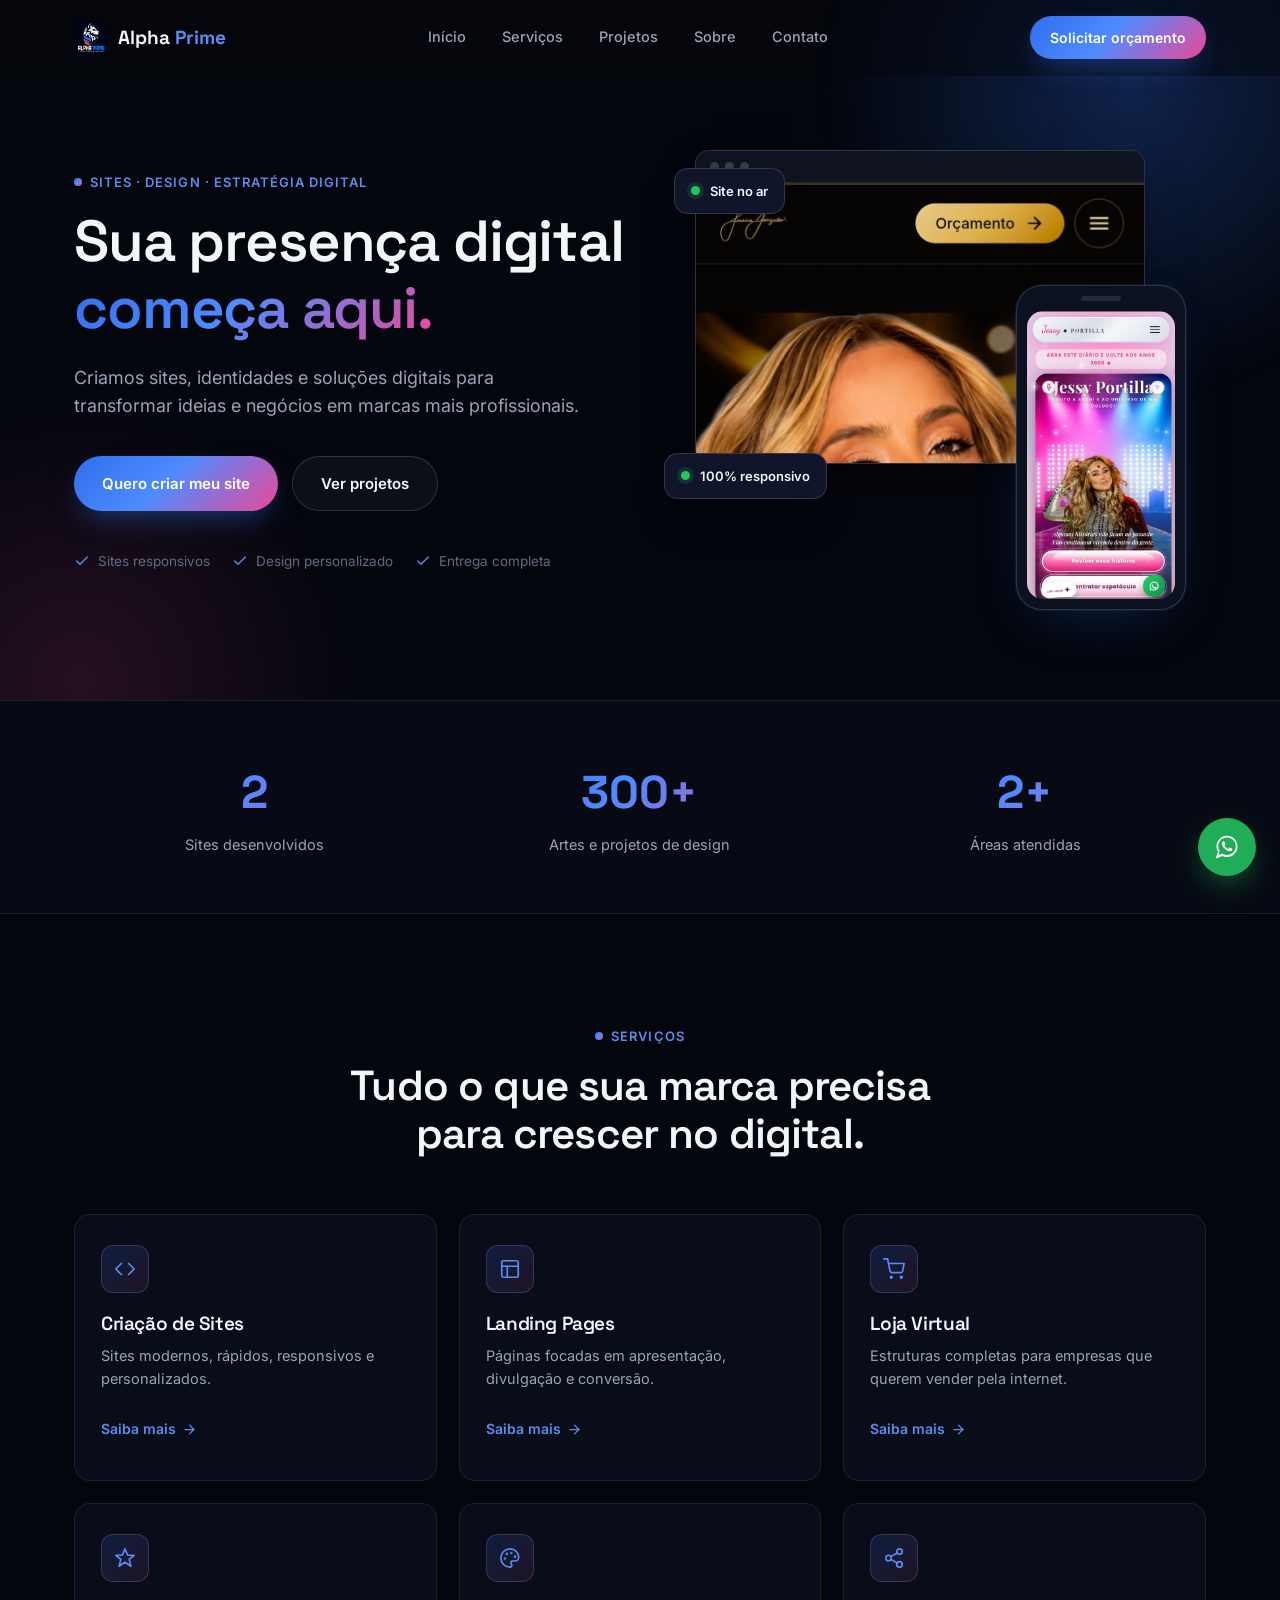
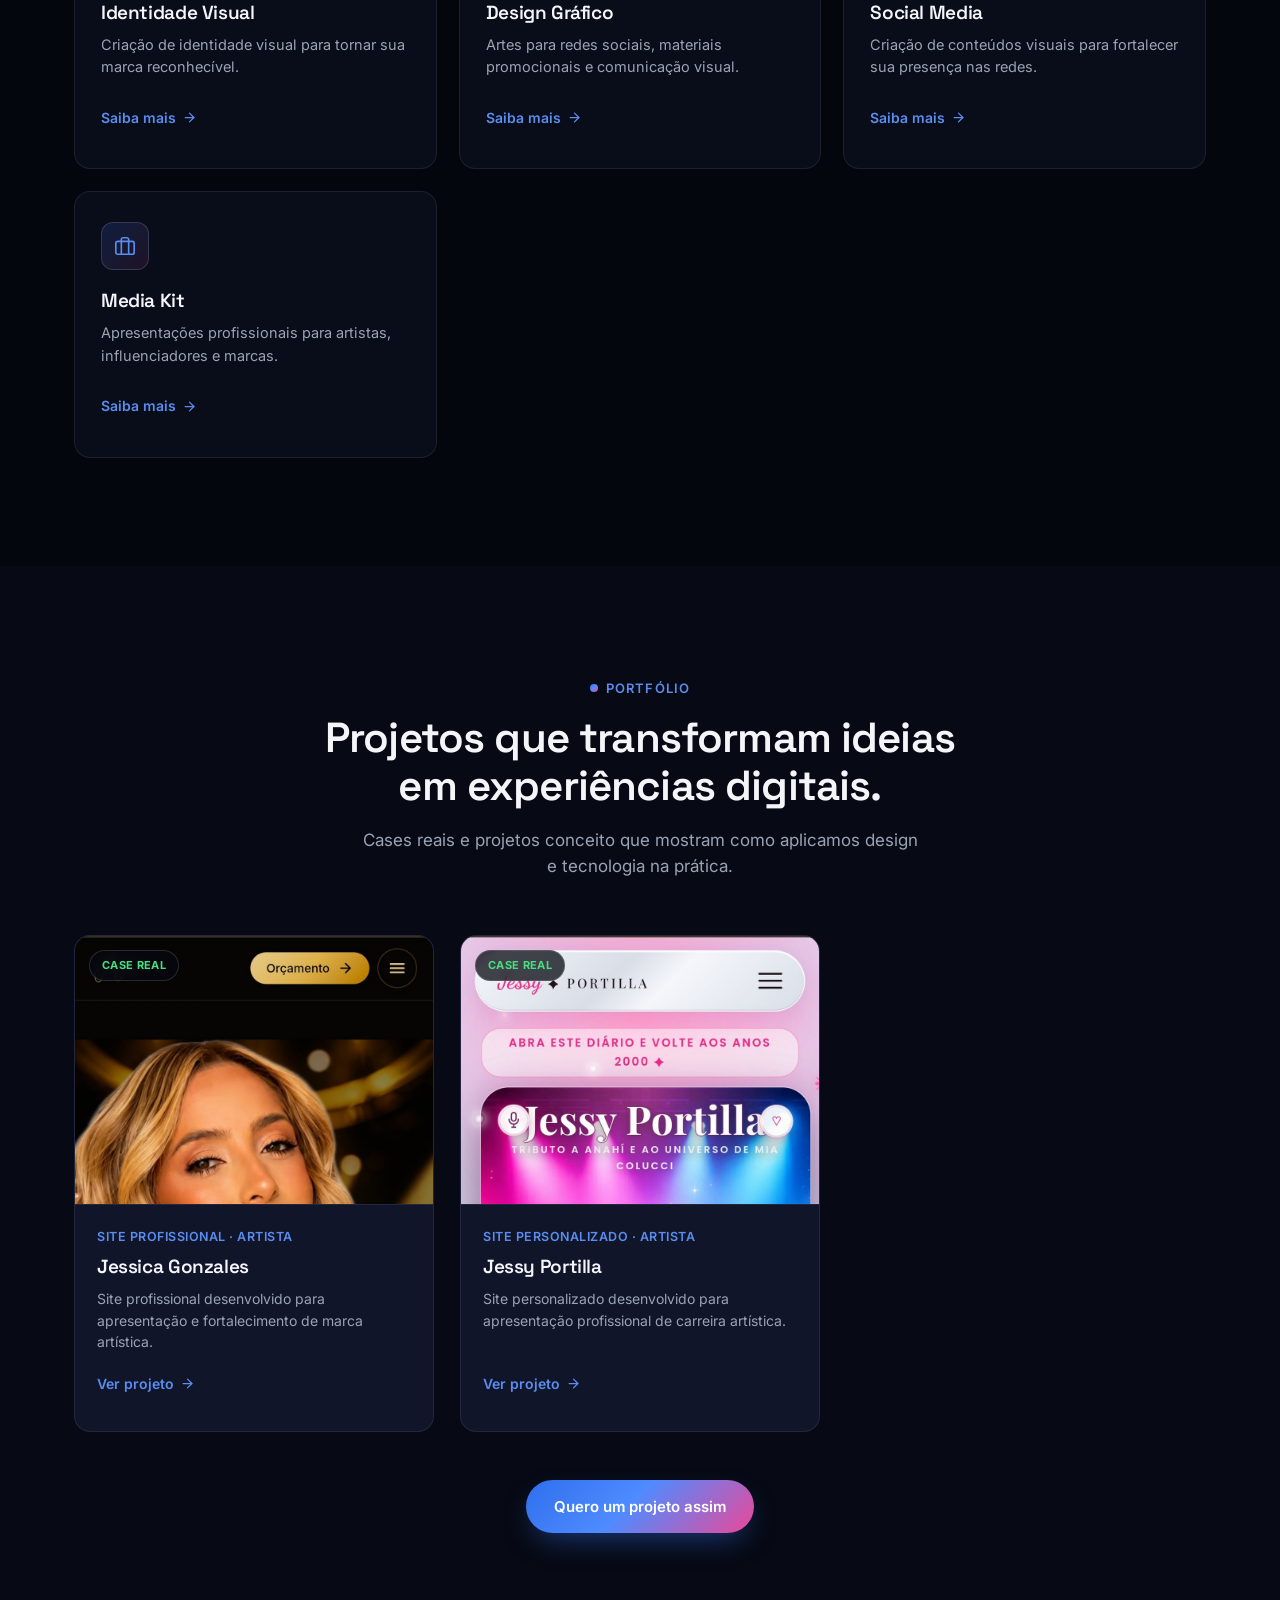
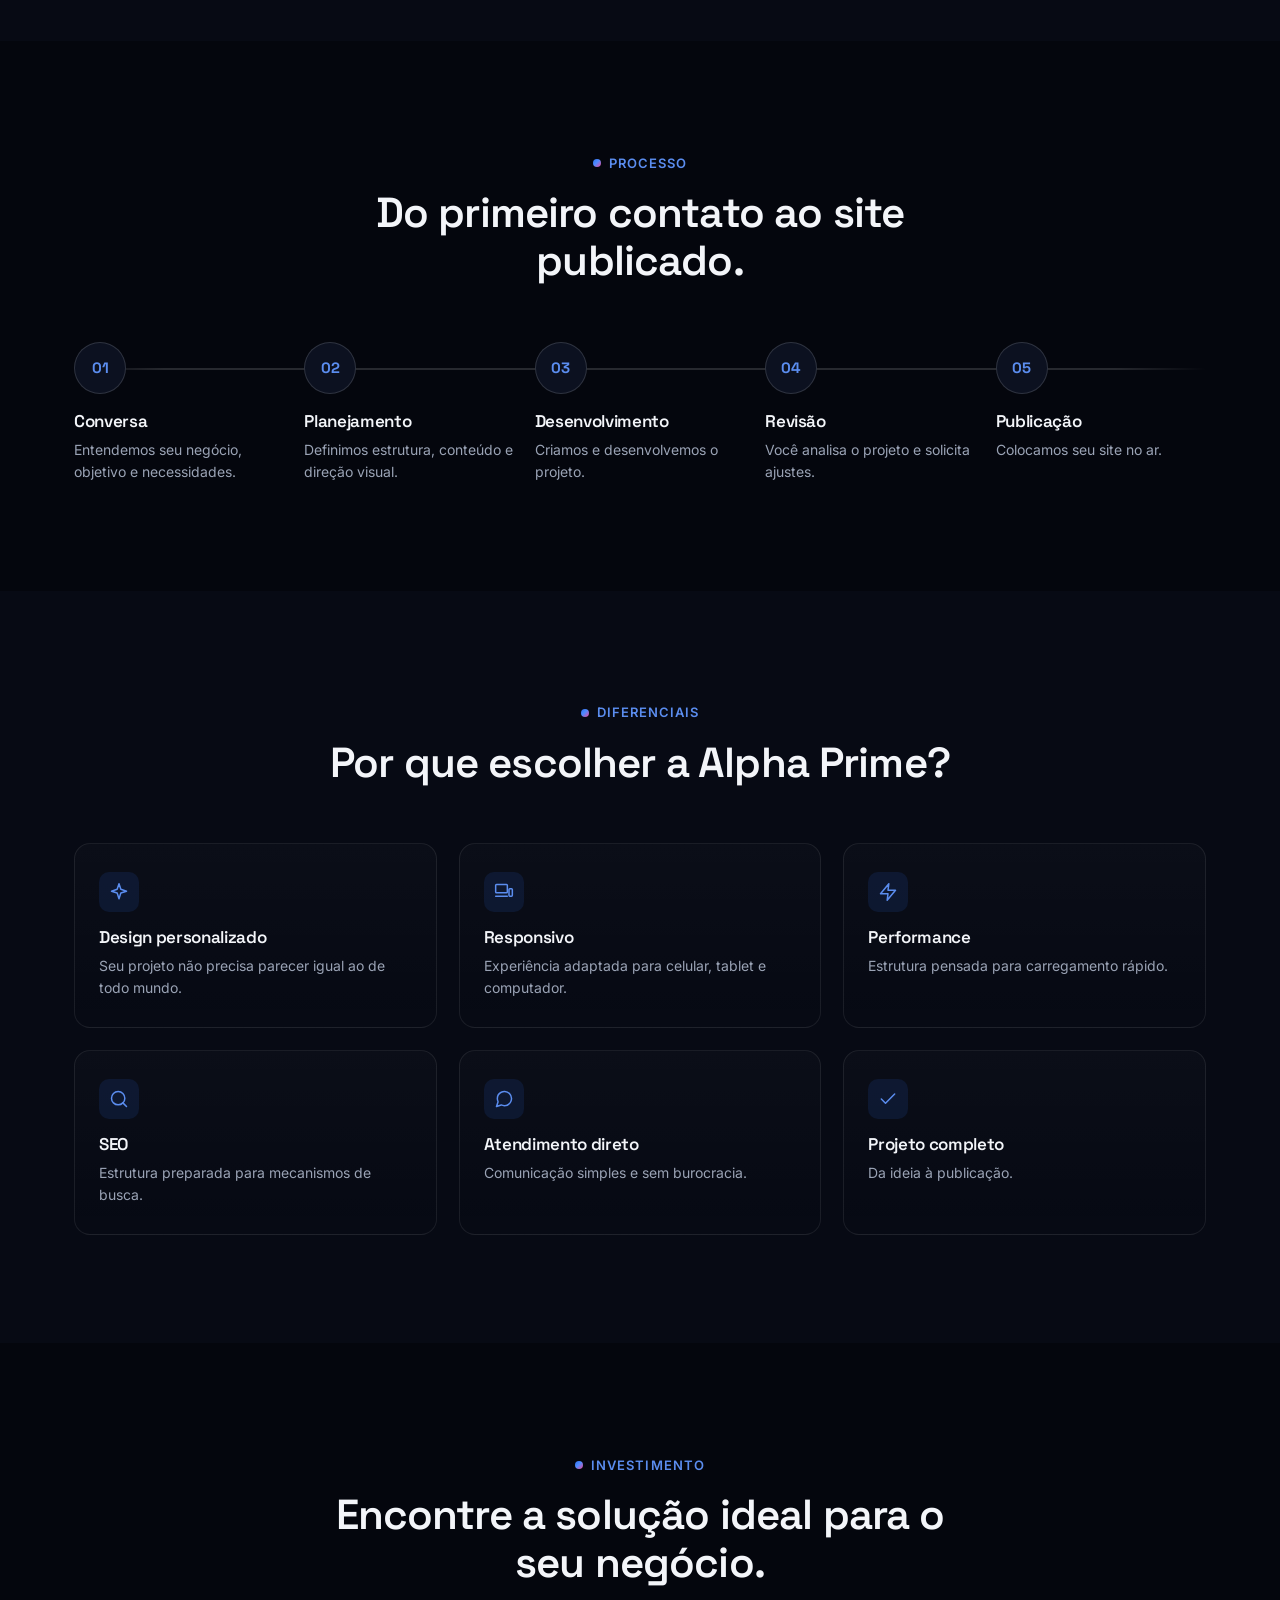
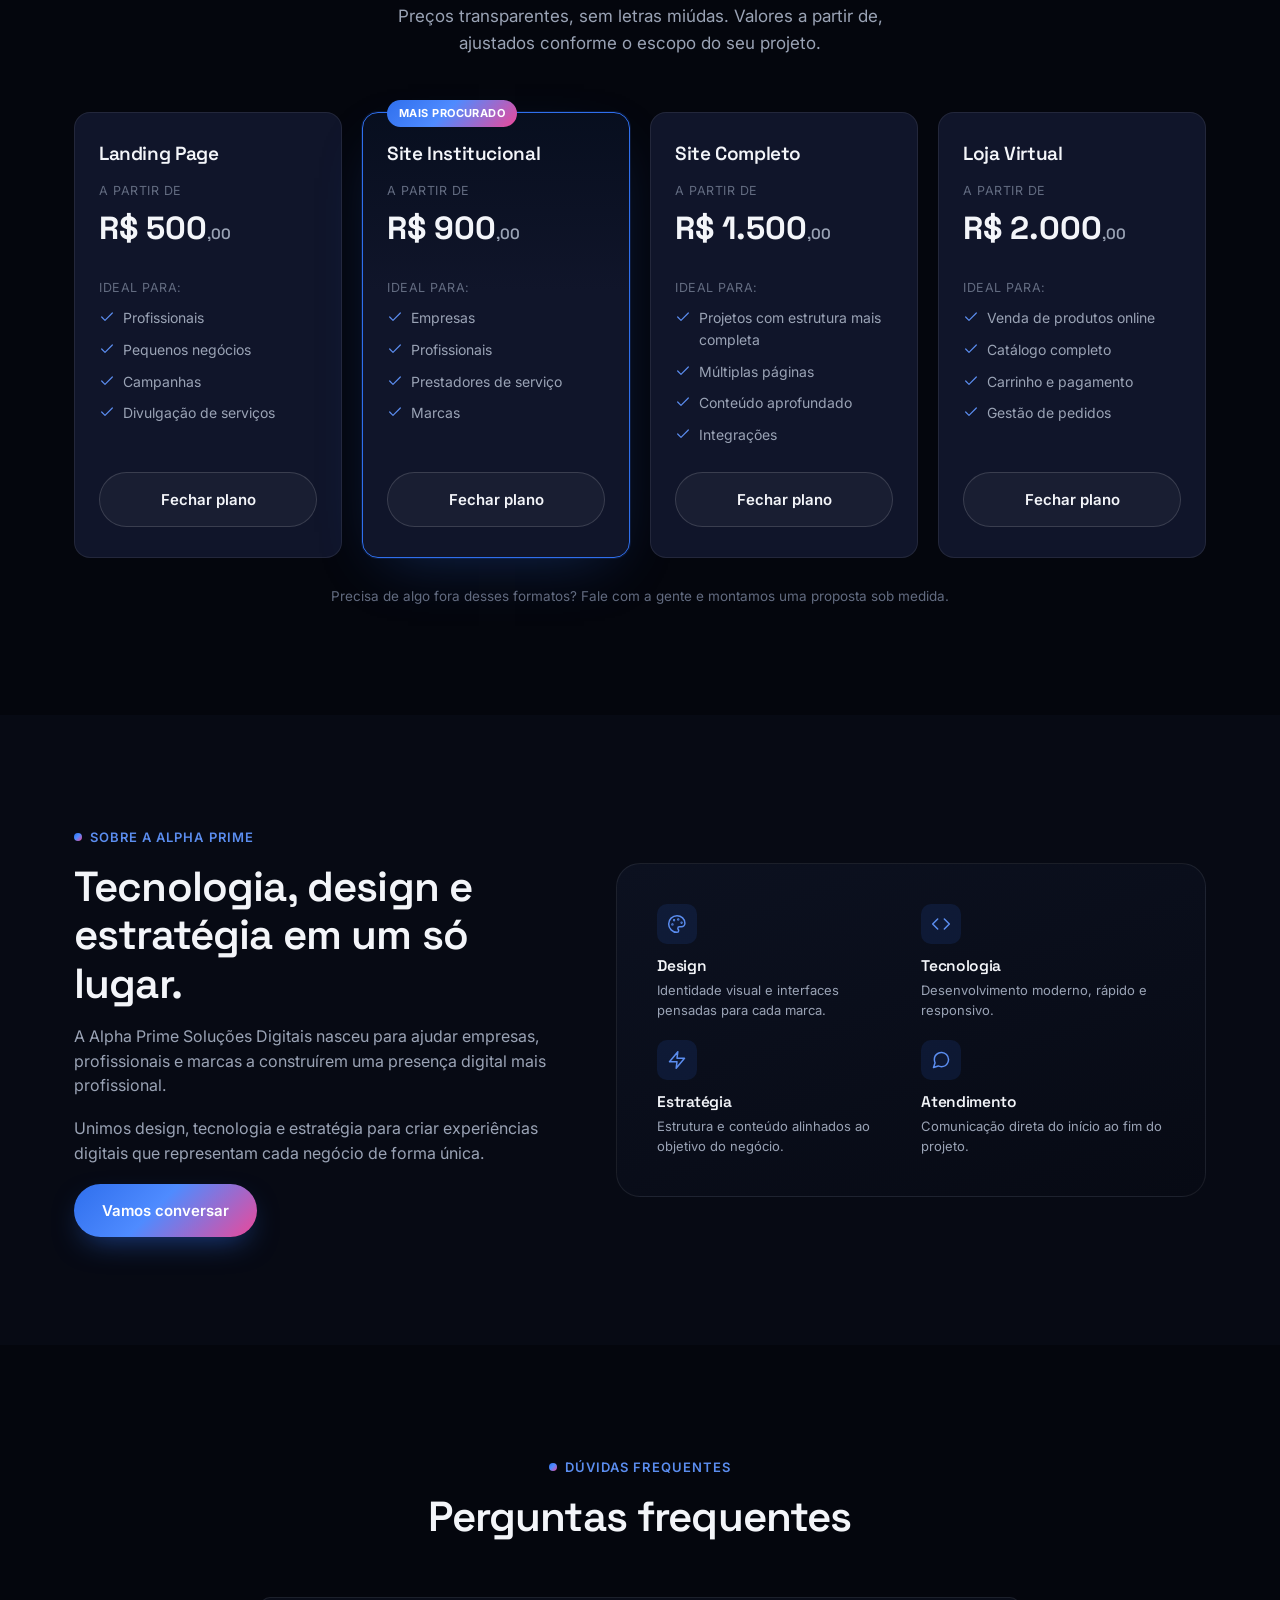
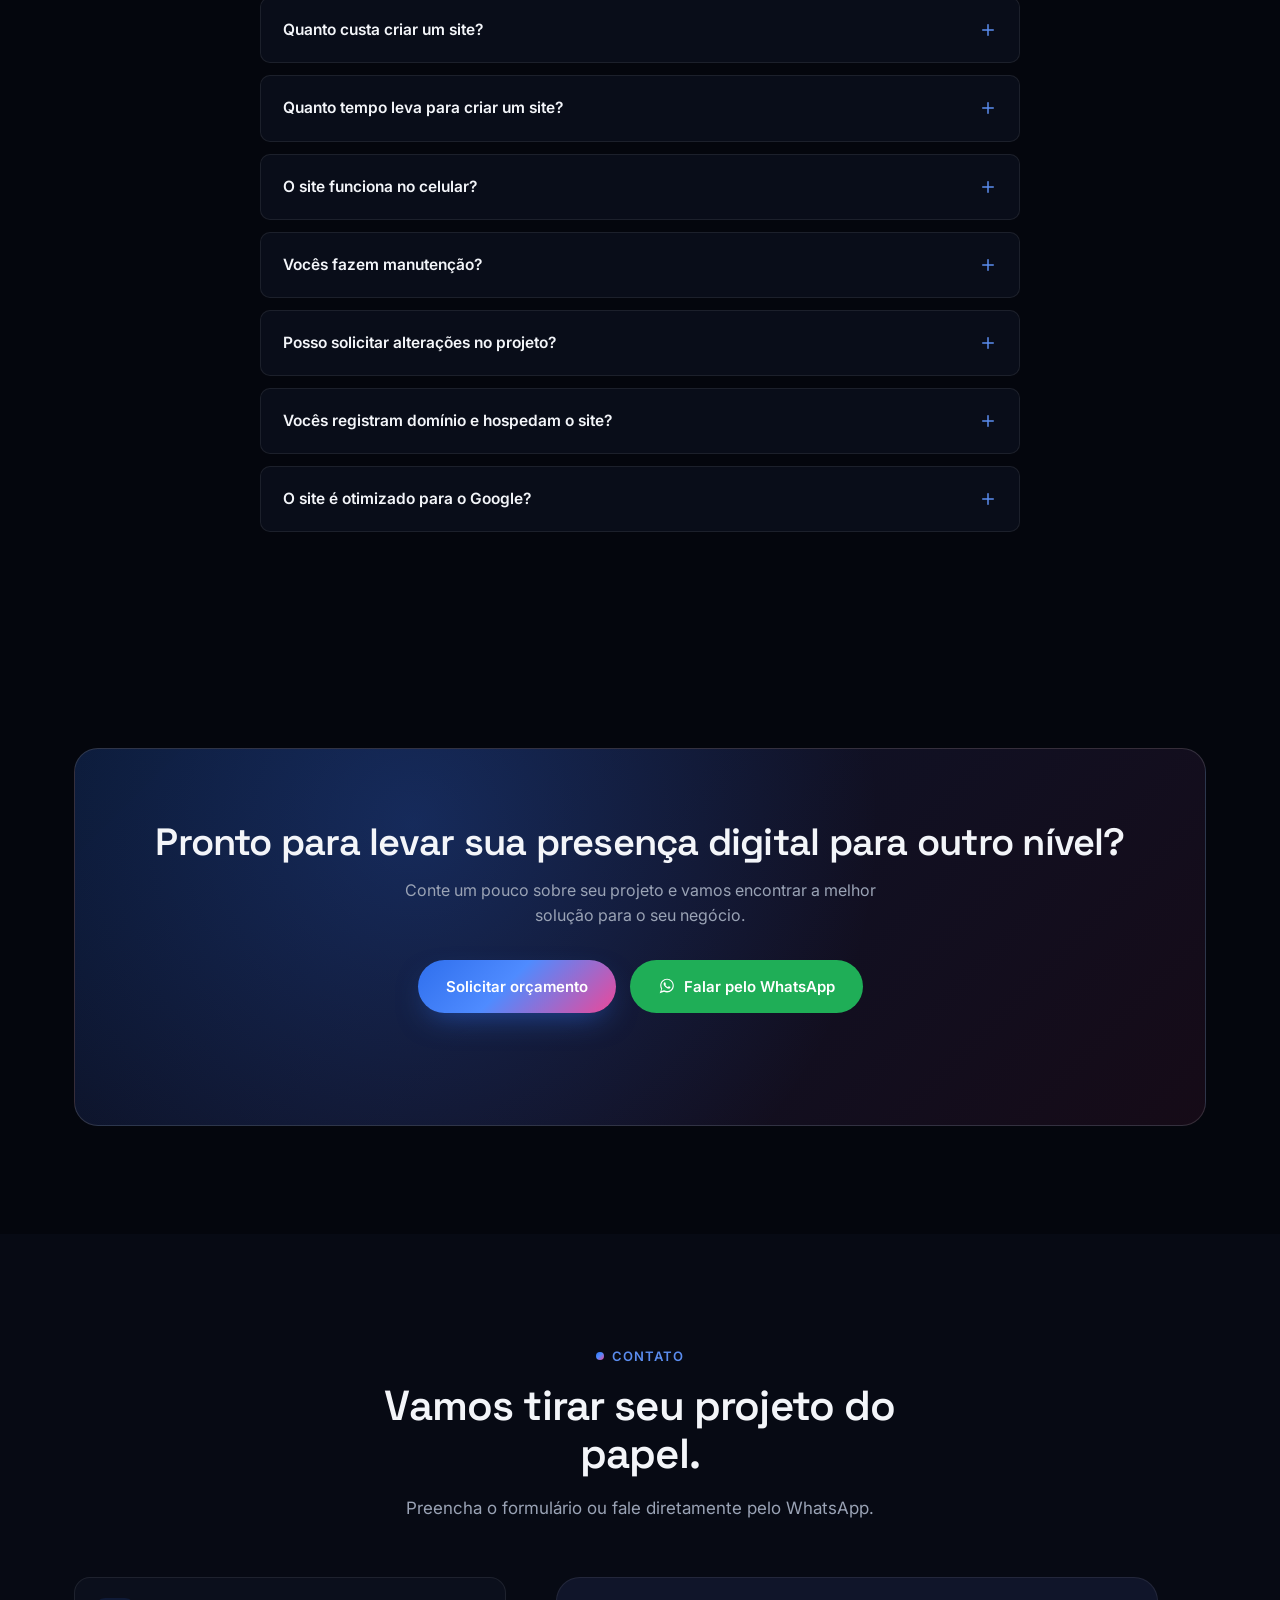
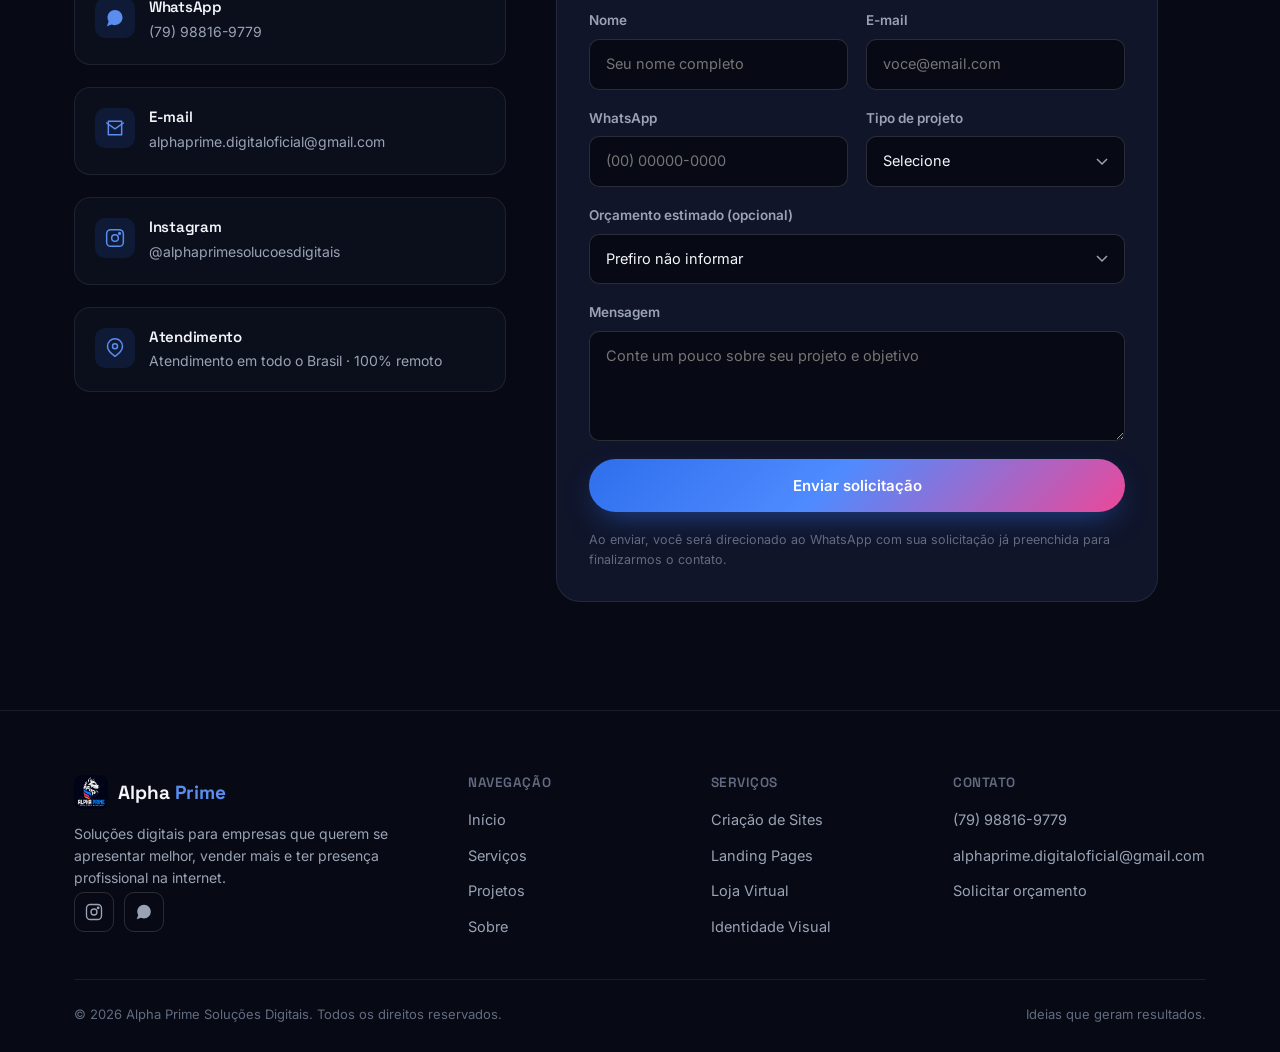
<file: index.html>
<!DOCTYPE html>
<html lang="pt-BR">
<head>
<meta charset="UTF-8">
<meta name="viewport" content="width=device-width, initial-scale=1.0">
<title>Alpha Prime Soluções Digitais — Criação de Sites, Design e Soluções Digitais</title>
<meta name="description" content="Criação de sites, landing pages, lojas virtuais, identidade visual e design gráfico. Soluções digitais para empresas que querem se apresentar melhor e vender mais.">
<meta name="robots" content="index, follow">
<link rel="canonical" href="https://alphaprimedigital.com.br/">

<!-- Open Graph -->
<meta property="og:type" content="website">
<meta property="og:site_name" content="Alpha Prime Soluções Digitais">
<meta property="og:title" content="Alpha Prime Soluções Digitais — Sua presença digital começa aqui.">
<meta property="og:description" content="Criamos sites, identidades e soluções digitais para transformar ideias e negócios em marcas mais profissionais.">
<meta property="og:image" content="assets/img/og-image.jpg">
<meta property="og:locale" content="pt_BR">
<meta property="og:url" content="https://alphaprimedigital.com.br/">

<!-- Twitter -->
<meta name="twitter:card" content="summary_large_image">
<meta name="twitter:title" content="Alpha Prime Soluções Digitais">
<meta name="twitter:description" content="Sites, design e soluções digitais para empresas que querem crescer online.">
<meta name="twitter:image" content="assets/img/og-image.jpg">

<!-- Favicon -->
<link rel="icon" type="image/x-icon" href="assets/img/favicon.ico">
<link rel="icon" type="image/png" sizes="32x32" href="assets/img/favicon-32.png">
<link rel="apple-touch-icon" sizes="180x180" href="assets/img/favicon-180.png">

<link rel="preconnect" href="https://fonts.googleapis.com">
<link rel="preconnect" href="https://fonts.gstatic.com" crossorigin>
<link href="https://fonts.googleapis.com/css2?family=Inter:wght@400;500;600;700&family=Space+Grotesk:wght@500;600;700&display=swap" rel="stylesheet">

<link rel="stylesheet" href="css/style.css">

<script type="application/ld+json">
{
  "@context": "https://schema.org",
  "@type": "ProfessionalService",
  "name": "Alpha Prime Soluções Digitais",
  "description": "Criação de sites, landing pages, lojas virtuais, identidade visual e design gráfico.",
  "areaServed": "BR",
  "url": "https://alphaprimedigital.com.br/"
}
</script>
</head>
<body>
<a href="#main" class="skip-link">Pular para o conteúdo</a>

<!-- HEADER -->
<header class="site-header">
  <div class="header-inner">
    <a href="#inicio" class="brand">
      <img src="assets/img/logo-icon.png" alt="Logo Alpha Prime" width="34" height="34">
      <span>Alpha <b>Prime</b></span>
    </a>
    <nav class="main-nav" id="nav-desktop" aria-label="Navegação principal"></nav>
    <div class="header-actions">
      <a href="#contato" class="btn btn-primary btn-sm desktop-only">Solicitar orçamento</a>
      <button class="menu-toggle" aria-label="Abrir menu" aria-expanded="false">
        <span></span><span></span><span></span>
      </button>
    </div>
  </div>
</header>
<nav class="mobile-nav" id="nav-mobile" aria-label="Navegação mobile">
  <a href="#contato" class="btn btn-primary btn-block">Solicitar orçamento</a>
</nav>

<main id="main">

  <!-- HERO -->
  <section class="hero" id="inicio">
    <div class="container hero-grid">
      <div>
        <span class="eyebrow reveal">Sites · Design · Estratégia Digital</span>
        <h1 class="hero-title reveal">Sua presença digital <span class="text-gradient">começa aqui.</span></h1>
        <p class="hero-subtitle reveal">Criamos sites, identidades e soluções digitais para transformar ideias e negócios em marcas mais profissionais.</p>
        <div class="hero-ctas reveal">
          <a href="#" class="btn btn-primary" data-wa-link data-wa-message="Olá! Quero criar meu site. Vim pelo site da Alpha Prime.">Quero criar meu site</a>
          <a href="#projetos" class="btn btn-secondary">Ver projetos</a>
        </div>
        <div class="hero-tags reveal">
          <span><svg viewBox="0 0 24 24" fill="none" stroke="currentColor" stroke-width="2" stroke-linecap="round" stroke-linejoin="round"><polyline points="20 6 9 17 4 12"/></svg>Sites responsivos</span>
          <span><svg viewBox="0 0 24 24" fill="none" stroke="currentColor" stroke-width="2" stroke-linecap="round" stroke-linejoin="round"><polyline points="20 6 9 17 4 12"/></svg>Design personalizado</span>
          <span><svg viewBox="0 0 24 24" fill="none" stroke="currentColor" stroke-width="2" stroke-linecap="round" stroke-linejoin="round"><polyline points="20 6 9 17 4 12"/></svg>Entrega completa</span>
        </div>
      </div>
      <div class="hero-visual reveal">
        <div class="mock-desktop">
          <div class="mock-bar"><i></i><i></i><i></i></div>
          <div class="mock-screen mock-screen-photo">
            <img src="assets/img/project-jessica-gonzales.jpg" alt="Site da Jessica Gonzales, projeto real Alpha Prime" loading="eager">
          </div>
        </div>
        <div class="mock-mobile">
          <div class="mock-notch"></div>
          <div class="mock-screen mock-screen-photo">
            <img src="assets/img/project-jessy-portilla.jpg" alt="Site da Jessy Portilla, projeto real Alpha Prime" loading="eager">
          </div>
        </div>
        <div class="floating-chip chip-1"><span class="dot"></span> Site no ar</div>
        <div class="floating-chip chip-2"><span class="dot"></span> 100% responsivo</div>
      </div>
    </div>
  </section>

  <!-- NÚMEROS -->
  <section class="stats-section">
    <div class="container">
      <div class="stats-grid" id="stats-grid"></div>
    </div>
  </section>

  <!-- SERVIÇOS -->
  <section class="section-pad" id="servicos">
    <div class="container">
      <div class="section-head reveal">
        <span class="eyebrow">Serviços</span>
        <h2 class="section-title">Tudo o que sua marca precisa para crescer no digital.</h2>
      </div>
      <div class="services-grid" id="services-grid"></div>
    </div>
  </section>

  <!-- PORTFÓLIO -->
  <section class="section-pad" id="projetos" style="background:var(--surface);">
    <div class="container">
      <div class="section-head reveal">
        <span class="eyebrow">Portfólio</span>
        <h2 class="section-title">Projetos que transformam ideias em experiências digitais.</h2>
        <p class="section-sub">Cases reais e projetos conceito que mostram como aplicamos design e tecnologia na prática.</p>
      </div>
      <div class="portfolio-grid" id="portfolio-grid"></div>
      <div class="portfolio-cta reveal">
        <a href="#contato" class="btn btn-primary">Quero um projeto assim</a>
      </div>
    </div>
  </section>

  <!-- COMO FUNCIONA -->
  <section class="section-pad" id="como-funciona">
    <div class="container">
      <div class="section-head reveal">
        <span class="eyebrow">Processo</span>
        <h2 class="section-title">Do primeiro contato ao site publicado.</h2>
      </div>
      <div class="process-track">
        <div class="process-grid" id="process-grid"></div>
      </div>
    </div>
  </section>

  <!-- DIFERENCIAIS -->
  <section class="section-pad" style="background:var(--surface);">
    <div class="container">
      <div class="section-head reveal">
        <span class="eyebrow">Diferenciais</span>
        <h2 class="section-title">Por que escolher a Alpha Prime?</h2>
      </div>
      <div class="diff-grid" id="diff-grid"></div>
    </div>
  </section>

  <!-- PLANOS -->
  <section class="section-pad" id="planos">
    <div class="container">
      <div class="section-head reveal">
        <span class="eyebrow">Investimento</span>
        <h2 class="section-title">Encontre a solução ideal para o seu negócio.</h2>
        <p class="section-sub">Preços transparentes, sem letras miúdas. Valores a partir de, ajustados conforme o escopo do seu projeto.</p>
      </div>
      <div class="pricing-grid" id="pricing-grid"></div>
      <p class="pricing-note reveal">Precisa de algo fora desses formatos? Fale com a gente e montamos uma proposta sob medida.</p>
    </div>
  </section>

  <!-- SOBRE -->
  <section class="section-pad" id="sobre" style="background:var(--surface);">
    <div class="container about-grid">
      <div class="about-copy reveal">
        <span class="eyebrow">Sobre a Alpha Prime</span>
        <h2 class="section-title">Tecnologia, design e estratégia em um só lugar.</h2>
        <p>A Alpha Prime Soluções Digitais nasceu para ajudar empresas, profissionais e marcas a construírem uma presença digital mais profissional.</p>
        <p>Unimos design, tecnologia e estratégia para criar experiências digitais que representam cada negócio de forma única.</p>
        <a href="#contato" class="btn btn-primary">Vamos conversar</a>
      </div>
      <div class="about-visual reveal">
        <div class="about-pillar">
          <div class="diff-icon"><svg viewBox="0 0 24 24" fill="none" stroke="currentColor" stroke-width="1.8" stroke-linecap="round" stroke-linejoin="round"><circle cx="13.5" cy="6.5" r=".5"/><circle cx="17.5" cy="10.5" r=".5"/><circle cx="8.5" cy="7.5" r=".5"/><circle cx="6.5" cy="12.5" r=".5"/><path d="M12 2C6.5 2 2 6.5 2 12s4.5 10 10 10c1.1 0 2-.9 2-2 0-.5-.2-1-.5-1.4-.3-.4-.5-.8-.5-1.3 0-1.1.9-2 2-2h2.3c2.3 0 4.2-1.9 4.2-4.2C21.5 6 17.2 2 12 2z"/></svg></div>
          <h4>Design</h4>
          <p>Identidade visual e interfaces pensadas para cada marca.</p>
        </div>
        <div class="about-pillar">
          <div class="diff-icon"><svg viewBox="0 0 24 24" fill="none" stroke="currentColor" stroke-width="1.8" stroke-linecap="round" stroke-linejoin="round"><polyline points="16 18 22 12 16 6"/><polyline points="8 6 2 12 8 18"/></svg></div>
          <h4>Tecnologia</h4>
          <p>Desenvolvimento moderno, rápido e responsivo.</p>
        </div>
        <div class="about-pillar">
          <div class="diff-icon"><svg viewBox="0 0 24 24" fill="none" stroke="currentColor" stroke-width="1.8" stroke-linecap="round" stroke-linejoin="round"><polygon points="13 2 3 14 12 14 11 22 21 10 12 10 13 2"/></svg></div>
          <h4>Estratégia</h4>
          <p>Estrutura e conteúdo alinhados ao objetivo do negócio.</p>
        </div>
        <div class="about-pillar">
          <div class="diff-icon"><svg viewBox="0 0 24 24" fill="none" stroke="currentColor" stroke-width="1.8" stroke-linecap="round" stroke-linejoin="round"><path d="M21 11.5a8.38 8.38 0 0 1-.9 3.8 8.5 8.5 0 0 1-7.6 4.7 8.38 8.38 0 0 1-3.8-.9L3 21l1.9-5.7a8.38 8.38 0 0 1-.9-3.8 8.5 8.5 0 0 1 4.7-7.6 8.38 8.38 0 0 1 3.8-.9h.5a8.48 8.48 0 0 1 8 8v.5z"/></svg></div>
          <h4>Atendimento</h4>
          <p>Comunicação direta do início ao fim do projeto.</p>
        </div>
      </div>
    </div>
  </section>

  <!-- FAQ -->
  <section class="section-pad" id="faq">
    <div class="container">
      <div class="section-head reveal">
        <span class="eyebrow">Dúvidas frequentes</span>
        <h2 class="section-title">Perguntas frequentes</h2>
      </div>
      <div class="faq-list" id="faq-list"></div>
    </div>
  </section>

  <!-- CTA FINAL -->
  <section class="section-pad">
    <div class="container">
      <div class="cta-final reveal">
        <h2>Pronto para levar sua presença digital para outro nível?</h2>
        <p>Conte um pouco sobre seu projeto e vamos encontrar a melhor solução para o seu negócio.</p>
        <div class="hero-ctas">
          <a href="#contato" class="btn btn-primary">Solicitar orçamento</a>
          <a href="#" class="btn btn-whatsapp" data-wa-link>
            <svg viewBox="0 0 32 32" fill="currentColor" width="18" height="18"><path d="M16.02 3C9.4 3 4 8.4 4 15.02c0 2.35.65 4.55 1.78 6.44L3 29l7.72-2.72a12.9 12.9 0 0 0 5.3 1.13h.01c6.62 0 12.02-5.4 12.02-12.02C28.04 8.4 22.65 3 16.02 3zm0 22a9.9 9.9 0 0 1-5.05-1.38l-.36-.21-4.58 1.62 1.53-4.66-.24-.38A9.94 9.94 0 0 1 6 15.02C6 9.5 10.5 5 16.02 5c5.51 0 10 4.5 10 10.02 0 5.51-4.49 9.98-10 9.98zm5.44-7.47c-.3-.15-1.76-.87-2.03-.97-.27-.1-.47-.15-.67.15-.2.3-.77.97-.94 1.17-.17.2-.35.22-.65.07-.3-.15-1.25-.46-2.38-1.47-.88-.78-1.47-1.75-1.65-2.05-.17-.3-.02-.46.13-.61.13-.13.3-.35.45-.52.15-.17.2-.3.3-.5.1-.2.05-.37-.02-.52-.07-.15-.67-1.62-.92-2.22-.24-.58-.49-.5-.67-.51h-.57c-.2 0-.52.07-.79.37-.27.3-1.04 1.02-1.04 2.48s1.07 2.87 1.22 3.07c.15.2 2.1 3.2 5.08 4.49.71.31 1.26.49 1.69.63.71.23 1.36.2 1.87.12.57-.08 1.76-.72 2.01-1.42.25-.7.25-1.3.17-1.42-.07-.13-.27-.2-.57-.35z"/></svg>
            Falar pelo WhatsApp
          </a>
        </div>
      </div>
    </div>
  </section>

  <!-- CONTATO -->
  <section class="section-pad" id="contato" style="background:var(--surface);">
    <div class="container">
      <div class="section-head reveal">
        <span class="eyebrow">Contato</span>
        <h2 class="section-title">Vamos tirar seu projeto do papel.</h2>
        <p class="section-sub">Preencha o formulário ou fale diretamente pelo WhatsApp.</p>
      </div>
      <div class="contact-grid">
        <div class="contact-info reveal">
          <div class="contact-info-item">
            <div class="diff-icon"><svg viewBox="0 0 32 32" fill="currentColor" width="20" height="20"><path d="M16.02 3C9.4 3 4 8.4 4 15.02c0 2.35.65 4.55 1.78 6.44L3 29l7.72-2.72a12.9 12.9 0 0 0 5.3 1.13h.01c6.62 0 12.02-5.4 12.02-12.02C28.04 8.4 22.65 3 16.02 3z"/></svg></div>
            <div>
              <h4>WhatsApp</h4>
              <a href="#" data-wa-link><span data-wa-display></span></a>
            </div>
          </div>
          <div class="contact-info-item">
            <div class="diff-icon"><svg viewBox="0 0 24 24" fill="none" stroke="currentColor" stroke-width="1.8" stroke-linecap="round" stroke-linejoin="round"><path d="M4 4h16v16H4z"/><path d="M22 6l-10 7L2 6"/></svg></div>
            <div>
              <h4>E-mail</h4>
              <a href="#" data-email></a>
            </div>
          </div>
          <div class="contact-info-item">
            <div class="diff-icon"><svg viewBox="0 0 24 24" fill="none" stroke="currentColor" stroke-width="1.8" stroke-linecap="round" stroke-linejoin="round"><rect x="2" y="2" width="20" height="20" rx="5"/><circle cx="12" cy="12" r="4"/><circle cx="17.5" cy="6.5" r="1"/></svg></div>
            <div>
              <h4>Instagram</h4>
              <a href="#" data-instagram-link><span data-instagram-handle></span></a>
            </div>
          </div>
          <div class="contact-info-item">
            <div class="diff-icon"><svg viewBox="0 0 24 24" fill="none" stroke="currentColor" stroke-width="1.8" stroke-linecap="round" stroke-linejoin="round"><path d="M21 10c0 6-9 12-9 12s-9-6-9-12a9 9 0 0 1 18 0z"/><circle cx="12" cy="10" r="3"/></svg></div>
            <div>
              <h4>Atendimento</h4>
              <p data-location></p>
            </div>
          </div>
        </div>

        <form class="contact-form reveal" id="contact-form">
          <div class="form-row">
            <div class="form-group">
              <label for="nome">Nome</label>
              <input type="text" id="nome" name="nome" required placeholder="Seu nome completo">
            </div>
            <div class="form-group">
              <label for="email">E-mail</label>
              <input type="email" id="email" name="email" required placeholder="voce@email.com">
            </div>
          </div>
          <div class="form-row">
            <div class="form-group">
              <label for="whatsapp">WhatsApp</label>
              <input type="tel" id="whatsapp" name="whatsapp" required placeholder="(00) 00000-0000">
            </div>
            <div class="form-group">
              <label for="tipo">Tipo de projeto</label>
              <select id="tipo" name="tipo" required>
                <option value="">Selecione</option>
                <option>Landing Page</option>
                <option>Site Institucional</option>
                <option>Site Completo</option>
                <option>Loja Virtual</option>
                <option>Identidade Visual / Design</option>
                <option>Outro</option>
              </select>
            </div>
          </div>
          <div class="form-group">
            <label for="orcamento">Orçamento estimado (opcional)</label>
            <select id="orcamento" name="orcamento">
              <option value="">Prefiro não informar</option>
              <option>Até R$ 500</option>
              <option>R$ 500 a R$ 900</option>
              <option>R$ 900 a R$ 1.500</option>
              <option>R$ 1.500 a R$ 2.000</option>
              <option>Acima de R$ 2.000</option>
            </select>
          </div>
          <div class="form-group">
            <label for="mensagem">Mensagem</label>
            <textarea id="mensagem" name="mensagem" required placeholder="Conte um pouco sobre seu projeto e objetivo"></textarea>
          </div>
          <div id="form-status" class="form-status" role="status" aria-live="polite"></div>
          <button type="submit" class="btn btn-primary btn-block">Enviar solicitação</button>
          <p class="form-note">Ao enviar, você será direcionado ao WhatsApp com sua solicitação já preenchida para finalizarmos o contato.</p>
        </form>
      </div>
    </div>
  </section>

</main>

<!-- FOOTER -->
<footer class="site-footer">
  <div class="container">
    <div class="footer-grid">
      <div class="footer-brand">
        <a href="#inicio" class="brand">
          <img src="assets/img/logo-icon.png" alt="Logo Alpha Prime" width="34" height="34">
          <span>Alpha <b>Prime</b></span>
        </a>
        <p>Soluções digitais para empresas que querem se apresentar melhor, vender mais e ter presença profissional na internet.</p>
        <div class="footer-social">
          <a href="#" data-instagram-link aria-label="Instagram"><svg viewBox="0 0 24 24" width="18" height="18" fill="none" stroke="currentColor" stroke-width="1.8"><rect x="2" y="2" width="20" height="20" rx="5"/><circle cx="12" cy="12" r="4"/><circle cx="17.5" cy="6.5" r="1"/></svg></a>
          <a href="#" data-wa-link aria-label="WhatsApp"><svg viewBox="0 0 32 32" width="18" height="18" fill="currentColor"><path d="M16.02 3C9.4 3 4 8.4 4 15.02c0 2.35.65 4.55 1.78 6.44L3 29l7.72-2.72a12.9 12.9 0 0 0 5.3 1.13h.01c6.62 0 12.02-5.4 12.02-12.02C28.04 8.4 22.65 3 16.02 3z"/></svg></a>
        </div>
      </div>
      <div class="footer-col">
        <h4>Navegação</h4>
        <ul>
          <li><a href="#inicio">Início</a></li>
          <li><a href="#servicos">Serviços</a></li>
          <li><a href="#projetos">Projetos</a></li>
          <li><a href="#sobre">Sobre</a></li>
        </ul>
      </div>
      <div class="footer-col">
        <h4>Serviços</h4>
        <ul>
          <li><a href="#servicos">Criação de Sites</a></li>
          <li><a href="#servicos">Landing Pages</a></li>
          <li><a href="#servicos">Loja Virtual</a></li>
          <li><a href="#servicos">Identidade Visual</a></li>
        </ul>
      </div>
      <div class="footer-col">
        <h4>Contato</h4>
        <ul>
          <li><a href="#" data-wa-link><span data-wa-display></span></a></li>
          <li><a href="#" data-email></a></li>
          <li><a href="#contato">Solicitar orçamento</a></li>
        </ul>
      </div>
    </div>
    <div class="footer-bottom">
      <span>© <span data-year></span> Alpha Prime Soluções Digitais. Todos os direitos reservados.</span>
      <span>Ideias que geram resultados.</span>
    </div>
  </div>
</footer>

<a href="#" class="whatsapp-float" data-wa-link aria-label="Falar no WhatsApp">
  <svg viewBox="0 0 32 32" fill="currentColor"><path d="M16.02 3C9.4 3 4 8.4 4 15.02c0 2.35.65 4.55 1.78 6.44L3 29l7.72-2.72a12.9 12.9 0 0 0 5.3 1.13h.01c6.62 0 12.02-5.4 12.02-12.02C28.04 8.4 22.65 3 16.02 3zm0 22a9.9 9.9 0 0 1-5.05-1.38l-.36-.21-4.58 1.62 1.53-4.66-.24-.38A9.94 9.94 0 0 1 6 15.02C6 9.5 10.5 5 16.02 5c5.51 0 10 4.5 10 10.02 0 5.51-4.49 9.98-10 9.98zm5.44-7.47c-.3-.15-1.76-.87-2.03-.97-.27-.1-.47-.15-.67.15-.2.3-.77.97-.94 1.17-.17.2-.35.22-.65.07-.3-.15-1.25-.46-2.38-1.47-.88-.78-1.47-1.75-1.65-2.05-.17-.3-.02-.46.13-.61.13-.13.3-.35.45-.52.15-.17.2-.3.3-.5.1-.2.05-.37-.02-.52-.07-.15-.67-1.62-.92-2.22-.24-.58-.49-.5-.67-.51h-.57c-.2 0-.52.07-.79.37-.27.3-1.04 1.02-1.04 2.48s1.07 2.87 1.22 3.07c.15.2 2.1 3.2 5.08 4.49.71.31 1.26.49 1.69.63.71.23 1.36.2 1.87.12.57-.08 1.76-.72 2.01-1.42.25-.7.25-1.3.17-1.42-.07-.13-.27-.2-.57-.35z"/></svg>
</a>

<script src="js/config.js"></script>
<script src="js/main.js"></script>
</body>
</html>
</file>
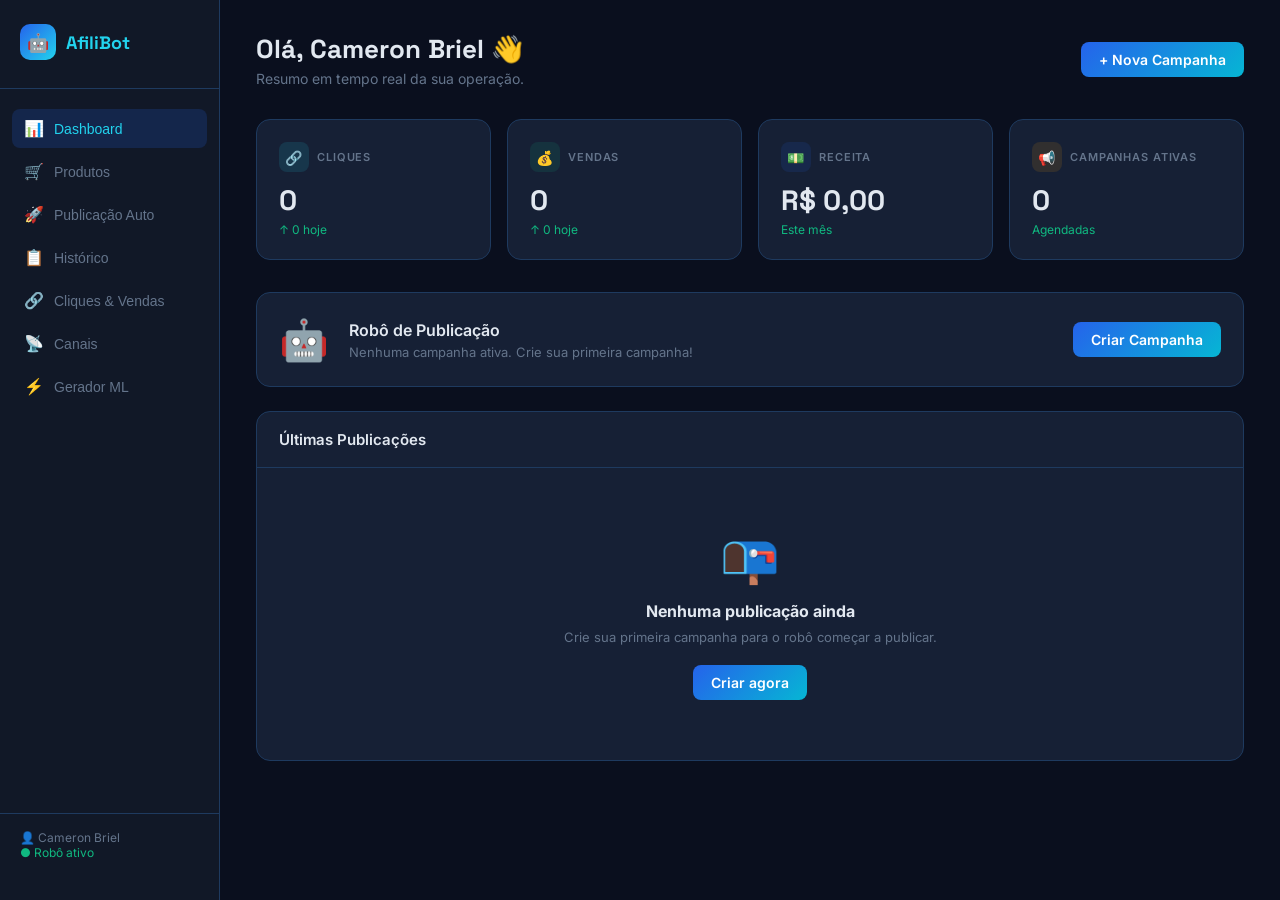
<file: index.html.html>
<!DOCTYPE html>
<html lang="pt-BR">
<head>
<meta charset="UTF-8">
<meta name="viewport" content="width=device-width, initial-scale=1.0">
<title>AfiliBot — Publicação Automática</title>
<style>
  @import url('https://fonts.googleapis.com/css2?family=Inter:wght@400;500;600;700&family=Space+Grotesk:wght@500;700&display=swap');

  *, *::before, *::after { box-sizing: border-box; margin: 0; padding: 0; }

  :root {
    --bg:       #0a0f1e;
    --surface:  #111827;
    --card:     #162035;
    --border:   #1e3a5f;
    --blue:     #2563eb;
    --cyan:     #22d3ee;
    --cyan2:    #06b6d4;
    --text:     #e2e8f0;
    --muted:    #64748b;
    --green:    #10b981;
    --red:      #ef4444;
    --yellow:   #f59e0b;
  }

  body {
    background: var(--bg);
    color: var(--text);
    font-family: 'Inter', sans-serif;
    min-height: 100vh;
    display: flex;
  }

  /* ── SIDEBAR ── */
  .sidebar {
    width: 220px;
    min-height: 100vh;
    background: var(--surface);
    border-right: 1px solid var(--border);
    display: flex;
    flex-direction: column;
    padding: 24px 0;
    position: fixed;
    top: 0; left: 0;
  }

  .logo {
    display: flex;
    align-items: center;
    gap: 10px;
    padding: 0 20px 28px;
    border-bottom: 1px solid var(--border);
  }

  .logo-icon {
    width: 36px; height: 36px;
    background: linear-gradient(135deg, var(--blue), var(--cyan));
    border-radius: 10px;
    display: flex; align-items: center; justify-content: center;
    font-size: 18px;
  }

  .logo-text {
    font-family: 'Space Grotesk', sans-serif;
    font-size: 18px;
    font-weight: 700;
    color: var(--cyan);
  }

  nav { padding: 20px 12px; flex: 1; }

  .nav-item {
    display: flex;
    align-items: center;
    gap: 10px;
    padding: 10px 12px;
    border-radius: 8px;
    cursor: pointer;
    color: var(--muted);
    font-size: 14px;
    font-weight: 500;
    transition: all .15s;
    margin-bottom: 4px;
    border: none;
    background: none;
    width: 100%;
    text-align: left;
  }

  .nav-item:hover { background: var(--card); color: var(--text); }
  .nav-item.active { background: rgba(37,99,235,.18); color: var(--cyan); }
  .nav-item span.icon { font-size: 16px; }

  .sidebar-footer {
    padding: 16px 20px;
    border-top: 1px solid var(--border);
    font-size: 12px;
    color: var(--muted);
  }

  /* ── MAIN ── */
  .main {
    margin-left: 220px;
    flex: 1;
    padding: 32px 36px;
  }

  .page { display: none; }
  .page.active { display: block; }

  /* ── TOPBAR ── */
  .topbar {
    display: flex;
    align-items: center;
    justify-content: space-between;
    margin-bottom: 32px;
  }

  .page-title { font-family: 'Space Grotesk', sans-serif; font-size: 26px; font-weight: 700; }
  .page-sub { font-size: 14px; color: var(--muted); margin-top: 4px; }

  .btn {
    padding: 9px 18px;
    border-radius: 8px;
    border: none;
    cursor: pointer;
    font-size: 14px;
    font-weight: 600;
    font-family: 'Inter', sans-serif;
    transition: all .15s;
  }

  .btn-primary { background: var(--blue); color: #fff; }
  .btn-primary:hover { background: #1d4ed8; }
  .btn-cyan { background: linear-gradient(135deg, var(--blue), var(--cyan2)); color: #fff; }
  .btn-cyan:hover { opacity: .9; }
  .btn-ghost { background: var(--card); color: var(--text); border: 1px solid var(--border); }
  .btn-ghost:hover { border-color: var(--cyan); color: var(--cyan); }
  .btn-sm { padding: 6px 12px; font-size: 12px; }
  .btn-danger { background: rgba(239,68,68,.15); color: var(--red); border: 1px solid rgba(239,68,68,.3); }

  /* ── CARDS ── */
  .cards-grid {
    display: grid;
    grid-template-columns: repeat(auto-fit, minmax(200px, 1fr));
    gap: 16px;
    margin-bottom: 32px;
  }

  .card {
    background: var(--card);
    border: 1px solid var(--border);
    border-radius: 14px;
    padding: 22px;
  }

  .card-label {
    font-size: 11px;
    font-weight: 600;
    letter-spacing: .08em;
    color: var(--muted);
    text-transform: uppercase;
    margin-bottom: 10px;
    display: flex;
    align-items: center;
    gap: 8px;
  }

  .card-icon {
    width: 30px; height: 30px;
    border-radius: 8px;
    display: flex; align-items: center; justify-content: center;
    font-size: 14px;
  }

  .card-value { font-size: 28px; font-weight: 700; font-family: 'Space Grotesk', sans-serif; }
  .card-change { font-size: 12px; color: var(--green); margin-top: 4px; }

  /* ── TABLE ── */
  .table-wrap {
    background: var(--card);
    border: 1px solid var(--border);
    border-radius: 14px;
    overflow: hidden;
    margin-bottom: 24px;
  }

  .table-head {
    padding: 18px 22px;
    border-bottom: 1px solid var(--border);
    display: flex;
    align-items: center;
    justify-content: space-between;
  }

  .table-title { font-weight: 600; font-size: 15px; }

  table { width: 100%; border-collapse: collapse; }
  th {
    padding: 12px 22px;
    text-align: left;
    font-size: 11px;
    font-weight: 600;
    letter-spacing: .06em;
    color: var(--muted);
    text-transform: uppercase;
    border-bottom: 1px solid var(--border);
  }
  td {
    padding: 14px 22px;
    font-size: 13px;
    border-bottom: 1px solid rgba(30,58,95,.4);
  }
  tr:last-child td { border-bottom: none; }
  tr:hover td { background: rgba(37,99,235,.05); }

  /* ── STATUS BADGES ── */
  .badge {
    display: inline-flex;
    align-items: center;
    gap: 5px;
    padding: 3px 10px;
    border-radius: 20px;
    font-size: 11px;
    font-weight: 600;
  }
  .badge-green  { background: rgba(16,185,129,.12); color: var(--green); }
  .badge-yellow { background: rgba(245,158,11,.12); color: var(--yellow); }
  .badge-red    { background: rgba(239,68,68,.12);  color: var(--red); }
  .badge-blue   { background: rgba(37,99,235,.15);  color: #60a5fa; }
  .badge::before { content: '●'; font-size: 7px; }

  /* ── MODAL ── */
  .modal-overlay {
    display: none;
    position: fixed;
    inset: 0;
    background: rgba(0,0,0,.65);
    z-index: 100;
    align-items: center;
    justify-content: center;
  }
  .modal-overlay.open { display: flex; }

  .modal {
    background: var(--surface);
    border: 1px solid var(--border);
    border-radius: 16px;
    padding: 28px;
    width: 520px;
    max-width: 95vw;
  }

  .modal-title {
    font-family: 'Space Grotesk', sans-serif;
    font-size: 18px;
    font-weight: 700;
    margin-bottom: 20px;
    display: flex;
    align-items: center;
    justify-content: space-between;
  }

  .modal-close {
    background: none;
    border: none;
    color: var(--muted);
    cursor: pointer;
    font-size: 20px;
    line-height: 1;
  }

  /* ── FORM ── */
  .form-group { margin-bottom: 16px; }
  label { display: block; font-size: 12px; font-weight: 600; color: var(--muted); margin-bottom: 6px; text-transform: uppercase; letter-spacing: .05em; }

  input, select, textarea {
    width: 100%;
    background: var(--card);
    border: 1px solid var(--border);
    border-radius: 8px;
    padding: 10px 14px;
    color: var(--text);
    font-size: 14px;
    font-family: 'Inter', sans-serif;
    outline: none;
    transition: border-color .15s;
  }
  input:focus, select:focus, textarea:focus { border-color: var(--cyan); }
  textarea { resize: vertical; min-height: 80px; }
  select option { background: var(--surface); }

  .form-row { display: grid; grid-template-columns: 1fr 1fr; gap: 12px; }
  .modal-actions { display: flex; gap: 10px; justify-content: flex-end; margin-top: 20px; }

  /* ── TOAST ── */
  .toast {
    position: fixed;
    bottom: 28px; right: 28px;
    background: var(--green);
    color: #fff;
    padding: 12px 20px;
    border-radius: 10px;
    font-size: 14px;
    font-weight: 600;
    z-index: 999;
    transform: translateY(80px);
    opacity: 0;
    transition: all .3s;
  }
  .toast.show { transform: translateY(0); opacity: 1; }
  .toast.error { background: var(--red); }

  /* ── EMPTY STATE ── */
  .empty {
    text-align: center;
    padding: 60px 20px;
    color: var(--muted);
  }
  .empty-icon { font-size: 48px; margin-bottom: 14px; }
  .empty h3 { font-size: 16px; color: var(--text); margin-bottom: 8px; }
  .empty p { font-size: 13px; margin-bottom: 20px; }

  /* ── CHANNEL CARDS ── */
  .channels-grid { display: grid; grid-template-columns: repeat(auto-fill, minmax(240px, 1fr)); gap: 16px; }
  .channel-card {
    background: var(--card);
    border: 1px solid var(--border);
    border-radius: 14px;
    padding: 22px;
  }
  .channel-card-top { display: flex; align-items: center; justify-content: space-between; margin-bottom: 14px; }
  .channel-icon { font-size: 28px; }
  .channel-name { font-weight: 600; font-size: 15px; margin-bottom: 4px; }
  .channel-info { font-size: 12px; color: var(--muted); }
  .channel-stats { display: flex; gap: 16px; margin-top: 14px; padding-top: 14px; border-top: 1px solid var(--border); }
  .channel-stat-label { font-size: 11px; color: var(--muted); }
  .channel-stat-value { font-size: 16px; font-weight: 700; }

  /* ── PROGRESS BAR ── */
  .progress-bar { height: 4px; background: var(--border); border-radius: 2px; margin-top: 8px; overflow: hidden; }
  .progress-fill { height: 100%; background: linear-gradient(90deg, var(--blue), var(--cyan)); border-radius: 2px; }

  /* ── ROBOT ANIMATION ── */
  .robot-status {
    background: var(--card);
    border: 1px solid var(--border);
    border-radius: 14px;
    padding: 22px;
    display: flex;
    align-items: center;
    gap: 20px;
    margin-bottom: 24px;
  }
  .robot-emoji { font-size: 40px; animation: pulse 2s infinite; }
  @keyframes pulse { 0%,100%{transform:scale(1)} 50%{transform:scale(1.08)} }
  .robot-info h3 { font-size: 16px; font-weight: 600; margin-bottom: 4px; }
  .robot-info p { font-size: 13px; color: var(--muted); }
  .robot-actions { margin-left: auto; display: flex; gap: 10px; }

  /* ── LINK STATS ── */
  .link-row td:nth-child(3) { font-family: monospace; font-size: 12px; color: var(--cyan); }
</style>
</head>
<body>

<!-- SIDEBAR -->
<aside class="sidebar">
  <div class="logo">
    <div class="logo-icon">🤖</div>
    <span class="logo-text">AfiliBot</span>
  </div>
  <nav>
    <button class="nav-item active" onclick="showPage('dashboard')">
      <span class="icon">📊</span> Dashboard
    </button>
    <button class="nav-item" onclick="showPage('produtos')">
      <span class="icon">🛒</span> Produtos
    </button>
    <button class="nav-item" onclick="showPage('publicacao')">
      <span class="icon">🚀</span> Publicação Auto
    </button>
    <button class="nav-item" onclick="showPage('historico')">
      <span class="icon">📋</span> Histórico
    </button>
    <button class="nav-item" onclick="showPage('cliques')">
      <span class="icon">🔗</span> Cliques & Vendas
    </button>
    <button class="nav-item" onclick="showPage('canais')">
      <span class="icon">📡</span> Canais
    </button>
    <button class="nav-item" onclick="showPage('gerador')">
      <span class="icon">⚡</span> Gerador ML
    </button>
  </nav>
  <div class="sidebar-footer">
    👤 Cameron Briel<br>
    <span style="color:var(--green);">● Robô ativo</span>
  </div>
</aside>

<!-- MAIN -->
<main class="main">

  <!-- DASHBOARD -->
  <div id="page-dashboard" class="page active">
    <div class="topbar">
      <div>
        <div class="page-title">Olá, Cameron Briel 👋</div>
        <div class="page-sub">Resumo em tempo real da sua operação.</div>
      </div>
      <button class="btn btn-cyan" onclick="showPage('publicacao')">+ Nova Campanha</button>
    </div>

    <div class="cards-grid">
      <div class="card">
        <div class="card-label"><div class="card-icon" style="background:rgba(34,211,238,.12)">🔗</div> Cliques</div>
        <div class="card-value" id="stat-cliques">0</div>
        <div class="card-change">↑ 0 hoje</div>
      </div>
      <div class="card">
        <div class="card-label"><div class="card-icon" style="background:rgba(16,185,129,.12)">💰</div> Vendas</div>
        <div class="card-value" id="stat-vendas">0</div>
        <div class="card-change">↑ 0 hoje</div>
      </div>
      <div class="card">
        <div class="card-label"><div class="card-icon" style="background:rgba(37,99,235,.12)">💵</div> Receita</div>
        <div class="card-value" id="stat-receita">R$ 0,00</div>
        <div class="card-change">Este mês</div>
      </div>
      <div class="card">
        <div class="card-label"><div class="card-icon" style="background:rgba(245,158,11,.12)">📢</div> Campanhas Ativas</div>
        <div class="card-value" id="stat-campanhas">0</div>
        <div class="card-change">Agendadas</div>
      </div>
    </div>

    <div class="robot-status">
      <div class="robot-emoji">🤖</div>
      <div class="robot-info">
        <h3>Robô de Publicação</h3>
        <p id="robot-status-text">Nenhuma campanha ativa. Crie sua primeira campanha!</p>
      </div>
      <div class="robot-actions">
        <button class="btn btn-cyan" onclick="showPage('publicacao')">Criar Campanha</button>
      </div>
    </div>

    <div class="table-wrap">
      <div class="table-head">
        <span class="table-title">Últimas Publicações</span>
      </div>
      <div id="dash-publicacoes">
        <div class="empty">
          <div class="empty-icon">📭</div>
          <h3>Nenhuma publicação ainda</h3>
          <p>Crie sua primeira campanha para o robô começar a publicar.</p>
          <button class="btn btn-cyan" onclick="showPage('publicacao')">Criar agora</button>
        </div>
      </div>
    </div>
  </div>

  <!-- PRODUTOS -->
  <div id="page-produtos" class="page">
    <div class="topbar">
      <div>
        <div class="page-title">Produtos</div>
        <div class="page-sub">Seus links de afiliado do Mercado Livre.</div>
      </div>
      <button class="btn btn-cyan" onclick="openModal('modal-produto')">+ Adicionar Produto</button>
    </div>

    <div class="table-wrap">
      <div class="table-head">
        <span class="table-title">Meus Produtos</span>
        <span id="produtos-count" style="font-size:13px;color:var(--muted)">0 produtos</span>
      </div>
      <div id="produtos-lista">
        <div class="empty">
          <div class="empty-icon">🛒</div>
          <h3>Nenhum produto cadastrado</h3>
          <p>Adicione o link de afiliado do Mercado Livre para o robô publicar.</p>
          <button class="btn btn-cyan" onclick="openModal('modal-produto')">Adicionar produto</button>
        </div>
      </div>
    </div>
  </div>

  <!-- PUBLICAÇÃO AUTO -->
  <div id="page-publicacao" class="page">
    <div class="topbar">
      <div>
        <div class="page-title">Publicação Automática 🚀</div>
        <div class="page-sub">Agende o robô para publicar seus anúncios automaticamente.</div>
      </div>
      <button class="btn btn-cyan" onclick="openModal('modal-campanha')">+ Nova Campanha</button>
    </div>

    <div class="table-wrap">
      <div class="table-head">
        <span class="table-title">Campanhas Agendadas</span>
        <span id="campanhas-count" style="font-size:13px;color:var(--muted)">0 campanhas</span>
      </div>
      <div id="campanhas-lista">
        <div class="empty">
          <div class="empty-icon">⏰</div>
          <h3>Nenhuma campanha agendada</h3>
          <p>Crie uma campanha e o robô publica no horário certo, todo dia.</p>
          <button class="btn btn-cyan" onclick="openModal('modal-campanha')">Criar campanha</button>
        </div>
      </div>
    </div>
  </div>

  <!-- HISTÓRICO -->
  <div id="page-historico" class="page">
    <div class="topbar">
      <div>
        <div class="page-title">Histórico de Publicações</div>
        <div class="page-sub">Tudo que o robô publicou.</div>
      </div>
      <button class="btn btn-ghost" onclick="clearHistorico()">Limpar histórico</button>
    </div>

    <div class="table-wrap">
      <table>
        <thead>
          <tr>
            <th>Produto</th>
            <th>Canal</th>
            <th>Data/Hora</th>
            <th>Status</th>
            <th>Cliques</th>
          </tr>
        </thead>
        <tbody id="historico-body">
          <tr><td colspan="5"><div class="empty"><div class="empty-icon">📋</div><h3>Histórico vazio</h3><p>As publicações do robô aparecerão aqui.</p></div></td></tr>
        </tbody>
      </table>
    </div>
  </div>

  <!-- CLIQUES & VENDAS -->
  <div id="page-cliques" class="page">
    <div class="topbar">
      <div>
        <div class="page-title">Cliques & Vendas</div>
        <div class="page-sub">Rastreamento dos seus links de afiliado.</div>
      </div>
    </div>

    <div class="cards-grid">
      <div class="card">
        <div class="card-label">Total de Cliques</div>
        <div class="card-value" id="c-cliques">0</div>
      </div>
      <div class="card">
        <div class="card-label">Conversões</div>
        <div class="card-value" id="c-vendas">0</div>
      </div>
      <div class="card">
        <div class="card-label">Taxa de Conversão</div>
        <div class="card-value" id="c-taxa">0%</div>
      </div>
      <div class="card">
        <div class="card-label">Receita Total</div>
        <div class="card-value" id="c-receita">R$ 0,00</div>
      </div>
    </div>

    <div class="table-wrap">
      <div class="table-head"><span class="table-title">Rastreamento por Link</span></div>
      <table>
        <thead>
          <tr>
            <th>Produto</th>
            <th>Link Afiliado</th>
            <th>Cliques</th>
            <th>Vendas</th>
            <th>Comissão</th>
          </tr>
        </thead>
        <tbody id="cliques-body">
          <tr><td colspan="5"><div class="empty"><div class="empty-icon">🔗</div><h3>Nenhum clique ainda</h3><p>Os cliques nos seus links aparecerão aqui quando o robô começar a publicar.</p></div></td></tr>
        </tbody>
      </table>
    </div>
  </div>

  <!-- CANAIS -->
  <div id="page-canais" class="page">
    <div class="topbar">
      <div>
        <div class="page-title">Canais Conectados</div>
        <div class="page-sub">Onde o robô publica seus anúncios.</div>
      </div>
      <button class="btn btn-cyan" onclick="openModal('modal-canal')">+ Conectar Canal</button>
    </div>

    <div id="canais-grid" class="channels-grid">
      <!-- Canais aparecem aqui -->
      <div class="channel-card" style="border-style:dashed;cursor:pointer;text-align:center;padding:40px 22px;" onclick="openModal('modal-canal')">
        <div style="font-size:32px;margin-bottom:10px">➕</div>
        <div style="font-weight:600;margin-bottom:4px">Conectar Canal</div>
        <div style="font-size:12px;color:var(--muted)">Telegram, WhatsApp, Facebook</div>
      </div>
    </div>

    <div style="margin-top:32px">
      <div class="table-wrap">
        <div class="table-head"><span class="table-title">Integrações Disponíveis</span></div>
        <table>
          <thead><tr><th>Plataforma</th><th>Status</th><th>Notas</th></tr></thead>
          <tbody>
            <tr>
              <td>📱 Telegram Bot API</td>
              <td><span class="badge badge-green">Disponível</span></td>
              <td style="font-size:12px;color:var(--muted)">Gratuito — recomendado para começar</td>
            </tr>
            <tr>
              <td>💬 WhatsApp Business API</td>
              <td><span class="badge badge-yellow">Em breve</span></td>
              <td style="font-size:12px;color:var(--muted)">Requer conta Meta Business verificada</td>
            </tr>
            <tr>
              <td>👥 Facebook Groups API</td>
              <td><span class="badge badge-yellow">Em breve</span></td>
              <td style="font-size:12px;color:var(--muted)">Requer app Meta aprovado</td>
            </tr>
          </tbody>
        </table>
      </div>
    </div>
  </div>


  <!-- GERADOR ML -->
  <div id="page-gerador" class="page">
    <div class="topbar">
      <div>
        <div class="page-title">⚡ Gerador de Links ML</div>
        <div class="page-sub">Cole o link de qualquer produto e gere seu link de afiliado automaticamente.</div>
      </div>
    </div>
    <div class="card" style="margin-bottom:24px">
      <div class="card-label">🏷️ Sua Etiqueta de Afiliado</div>
      <div style="display:flex;gap:12px;margin-top:10px;align-items:center">
        <input id="etiqueta-ml" type="text" value="camerondesign" style="max-width:260px" placeholder="sua-etiqueta">
        <button class="btn btn-ghost" onclick="salvarEtiqueta()">Salvar</button>
        <span id="etiqueta-ok" style="font-size:13px;color:var(--green);display:none">✅ Salvo!</span>
      </div>
      <div style="font-size:12px;color:var(--muted);margin-top:8px">Esta etiqueta rastreia suas comissões no ML Afiliados.</div>
    </div>
    <div class="card" style="margin-bottom:24px">
      <div class="card-label" style="margin-bottom:14px">🔗 Gerar Link de Afiliado</div>
      <div class="form-group">
        <label>Link do Produto (Mercado Livre)</label>
        <div style="display:flex;gap:10px">
          <input id="ml-link-input" type="url" placeholder="Cole aqui o link do produto do ML...">
          <button class="btn btn-cyan" onclick="gerarLink()" style="white-space:nowrap">Gerar Link</button>
        </div>
      </div>
      <div id="link-resultado" style="display:none">
        <div style="background:rgba(34,211,238,.06);border:1px solid rgba(34,211,238,.2);border-radius:10px;padding:16px;margin-top:8px">
          <div style="font-size:11px;color:var(--muted);margin-bottom:8px;text-transform:uppercase;letter-spacing:.05em">Seu link de afiliado gerado</div>
          <div style="display:flex;gap:10px;align-items:center">
            <input id="link-gerado" type="text" readonly style="font-size:12px;font-family:monospace;color:var(--cyan);background:var(--bg)">
            <button class="btn btn-ghost btn-sm" onclick="copiarLink()">📋 Copiar</button>
          </div>
          <div style="margin-top:12px;display:flex;gap:10px">
            <button class="btn btn-cyan btn-sm" onclick="adicionarProdutoML()">+ Adicionar ao AfiliBot</button>
            <button class="btn btn-ghost btn-sm" onclick="limparGerador()">Limpar</button>
          </div>
        </div>
      </div>
    </div>
    <div class="table-wrap">
      <div class="table-head">
        <span class="table-title">Produtos Gerados</span>
        <span id="gerados-count" style="font-size:13px;color:var(--muted)">0 produtos</span>
      </div>
      <div id="gerados-lista">
        <div class="empty"><div class="empty-icon">⚡</div><h3>Nenhum link gerado ainda</h3><p>Cole um link do ML acima para começar.</p></div>
      </div>
    </div>
  </div>

</main>

<!-- ── MODAIS ── -->

<!-- Modal Produto -->
<div id="modal-produto" class="modal-overlay">
  <div class="modal">
    <div class="modal-title">
      🛒 Adicionar Produto
      <button class="modal-close" onclick="closeModal('modal-produto')">✕</button>
    </div>
    <div class="form-group">
      <label>Nome do Produto</label>
      <input id="p-nome" type="text" placeholder="Ex: Tênis Nike Air Max">
    </div>
    <div class="form-group">
      <label>Link de Afiliado (Mercado Livre)</label>
      <input id="p-link" type="url" placeholder="https://mercadolivre.com.br/...">
    </div>
    <div class="form-row">
      <div class="form-group">
        <label>Preço do Produto</label>
        <input id="p-preco" type="text" placeholder="R$ 0,00">
      </div>
      <div class="form-group">
        <label>% Comissão</label>
        <input id="p-comissao" type="number" placeholder="5" min="1" max="100">
      </div>
    </div>
    <div class="form-group">
      <label>Texto do Anúncio</label>
      <textarea id="p-anuncio" placeholder="Ex: 🔥 OFERTA IMPERDÍVEL! Tênis Nike Air Max com 40% OFF! Só hoje no Mercado Livre. Clique e garanta o seu 👇"></textarea>
    </div>
    <div class="modal-actions">
      <button class="btn btn-ghost" onclick="closeModal('modal-produto')">Cancelar</button>
      <button class="btn btn-cyan" onclick="salvarProduto()">Salvar Produto</button>
    </div>
  </div>
</div>

<!-- Modal Campanha -->
<div id="modal-campanha" class="modal-overlay">
  <div class="modal">
    <div class="modal-title">
      🚀 Nova Campanha
      <button class="modal-close" onclick="closeModal('modal-campanha')">✕</button>
    </div>
    <div class="form-group">
      <label>Produto</label>
      <select id="c-produto">
        <option value="">Selecione um produto...</option>
      </select>
    </div>
    <div class="form-group">
      <label>Canal de Publicação</label>
      <select id="c-canal">
        <option value="">Selecione um canal...</option>
      </select>
    </div>
    <div class="form-row">
      <div class="form-group">
        <label>Data de Início</label>
        <input id="c-data" type="date">
      </div>
      <div class="form-group">
        <label>Horário</label>
        <input id="c-hora" type="time" value="09:00">
      </div>
    </div>
    <div class="form-group">
      <label>Frequência</label>
      <select id="c-freq">
        <option value="diario">Todo dia</option>
        <option value="2x">2x por dia</option>
        <option value="semanal">Semanal</option>
        <option value="unico">Apenas uma vez</option>
      </select>
    </div>
    <div class="modal-actions">
      <button class="btn btn-ghost" onclick="closeModal('modal-campanha')">Cancelar</button>
      <button class="btn btn-cyan" onclick="salvarCampanha()">Agendar Robô</button>
    </div>
  </div>
</div>

<!-- Modal Canal -->
<div id="modal-canal" class="modal-overlay">
  <div class="modal">
    <div class="modal-title">
      📡 Conectar Canal
      <button class="modal-close" onclick="closeModal('modal-canal')">✕</button>
    </div>
    <div class="form-group">
      <label>Plataforma</label>
      <select id="canal-tipo">
        <option value="telegram">📱 Telegram</option>
        <option value="whatsapp" disabled>💬 WhatsApp (em breve)</option>
        <option value="facebook" disabled>👥 Facebook (em breve)</option>
      </select>
    </div>
    <div class="form-group">
      <label>Nome do Canal / Grupo</label>
      <input id="canal-nome" type="text" placeholder="Ex: Ofertas do Dia">
    </div>
    <div class="form-group">
      <label>Token do Bot Telegram</label>
      <input id="canal-token" type="text" placeholder="Cole o token do @BotFather aqui">
    </div>
    <div class="form-group">
      <label>Chat ID</label>
      <input id="canal-chatid" type="text" placeholder="Ex: -100123456789">
    </div>
    <div style="background:rgba(34,211,238,.06);border:1px solid rgba(34,211,238,.2);border-radius:8px;padding:12px;font-size:12px;color:var(--muted);margin-bottom:16px;">
      💡 <strong style="color:var(--cyan)">Como obter:</strong> Crie um bot no @BotFather no Telegram e cole o token aqui. O chat ID é o ID do seu canal ou grupo.
    </div>
    <div class="modal-actions">
      <button class="btn btn-ghost" onclick="closeModal('modal-canal')">Cancelar</button>
      <button class="btn btn-cyan" onclick="salvarCanal()">Conectar</button>
    </div>
  </div>
</div>

<!-- Toast -->
<div id="toast" class="toast"></div>

<script>
// ── STATE ──
let state = {
  produtos: [],
  campanhas: [],
  canais: [],
  historico: [],
  cliques: 0,
  vendas: 0,
  receita: 0
};

// ── NAVIGATION ──
function showPage(id) {
  document.querySelectorAll('.page').forEach(p => p.classList.remove('active'));
  document.querySelectorAll('.nav-item').forEach(n => n.classList.remove('active'));
  document.getElementById('page-' + id).classList.add('active');
  event.currentTarget && event.currentTarget.classList.add('active');
  // fix active nav
  document.querySelectorAll('.nav-item').forEach(btn => {
    if (btn.getAttribute('onclick') && btn.getAttribute('onclick').includes(id)) {
      btn.classList.add('active');
    }
  });
  if (id === 'cliques') renderCliques();
}

// ── MODAL ──
function openModal(id) {
  if (id === 'modal-campanha') populateCampanhaSelects();
  document.getElementById(id).classList.add('open');
}
function closeModal(id) {
  document.getElementById(id).classList.remove('open');
}

// ── TOAST ──
function toast(msg, isError = false) {
  const t = document.getElementById('toast');
  t.textContent = msg;
  t.className = 'toast' + (isError ? ' error' : '') + ' show';
  setTimeout(() => t.classList.remove('show'), 3000);
}

// ── PRODUTO ──
function salvarProduto() {
  const nome = document.getElementById('p-nome').value.trim();
  const link = document.getElementById('p-link').value.trim();
  const preco = document.getElementById('p-preco').value.trim();
  const comissao = document.getElementById('p-comissao').value.trim();
  const anuncio = document.getElementById('p-anuncio').value.trim();

  if (!nome || !link) return toast('Preencha nome e link!', true);

  state.produtos.push({ id: Date.now(), nome, link, preco, comissao, anuncio, cliques: 0, vendas: 0 });
  closeModal('modal-produto');
  ['p-nome','p-link','p-preco','p-comissao','p-anuncio'].forEach(id => document.getElementById(id).value = '');
  renderProdutos();
  toast('✅ Produto adicionado!');
}

function renderProdutos() {
  const el = document.getElementById('produtos-lista');
  document.getElementById('produtos-count').textContent = state.produtos.length + ' produto(s)';

  if (!state.produtos.length) {
    el.innerHTML = `<div class="empty"><div class="empty-icon">🛒</div><h3>Nenhum produto cadastrado</h3><p>Adicione o link de afiliado do Mercado Livre para o robô publicar.</p><button class="btn btn-cyan" onclick="openModal('modal-produto')">Adicionar produto</button></div>`;
    return;
  }

  el.innerHTML = `<table>
    <thead><tr><th>Produto</th><th>Link</th><th>Preço</th><th>Comissão</th><th>Ações</th></tr></thead>
    <tbody>${state.produtos.map(p => `
      <tr>
        <td><strong>${p.nome}</strong></td>
        <td class="link-row"><a href="${p.link}" target="_blank" style="color:var(--cyan);font-size:12px;font-family:monospace">${p.link.substring(0,40)}...</a></td>
        <td>${p.preco || '—'}</td>
        <td>${p.comissao ? p.comissao + '%' : '—'}</td>
        <td><button class="btn btn-danger btn-sm" onclick="deleteProduto(${p.id})">Remover</button></td>
      </tr>`).join('')}
    </tbody></table>`;
}

function deleteProduto(id) {
  state.produtos = state.produtos.filter(p => p.id !== id);
  renderProdutos();
  toast('Produto removido.');
}

// ── CAMPANHA ──
function populateCampanhaSelects() {
  const ps = document.getElementById('c-produto');
  ps.innerHTML = '<option value="">Selecione um produto...</option>' +
    state.produtos.map(p => `<option value="${p.id}">${p.nome}</option>`).join('');

  const cs = document.getElementById('c-canal');
  cs.innerHTML = '<option value="">Selecione um canal...</option>' +
    state.canais.map(c => `<option value="${c.id}">${c.plataforma_icon} ${c.nome}</option>`).join('');

  // default date = today
  const today = new Date().toISOString().split('T')[0];
  document.getElementById('c-data').value = today;
}

function salvarCampanha() {
  const pid = document.getElementById('c-produto').value;
  const cid = document.getElementById('c-canal').value;
  const data = document.getElementById('c-data').value;
  const hora = document.getElementById('c-hora').value;
  const freq = document.getElementById('c-freq').value;

  if (!pid) return toast('Selecione um produto!', true);
  if (!cid) return toast('Selecione um canal!', true);
  if (!data || !hora) return toast('Defina data e horário!', true);

  const produto = state.produtos.find(p => p.id == pid);
  const canal = state.canais.find(c => c.id == cid);

  const freqLabel = { diario: 'Todo dia', '2x': '2x por dia', semanal: 'Semanal', unico: 'Única vez' };

  state.campanhas.push({
    id: Date.now(),
    produto: produto.nome,
    canal: canal.nome,
    canal_icon: canal.plataforma_icon,
    data, hora, freq,
    freqLabel: freqLabel[freq],
    status: 'agendada',
    link: produto.link
  });

  closeModal('modal-campanha');
  renderCampanhas();
  updateDashboard();
  toast('🚀 Campanha agendada! O robô vai publicar automaticamente.');

  // simulate auto-publish after 5s
  if (freq === 'unico') {
    setTimeout(() => simularPublicacao(state.campanhas[state.campanhas.length - 1]), 5000);
  } else {
    setTimeout(() => simularPublicacao(state.campanhas[state.campanhas.length - 1]), 5000);
  }
}

function renderCampanhas() {
  const el = document.getElementById('campanhas-lista');
  document.getElementById('campanhas-count').textContent = state.campanhas.length + ' campanha(s)';

  if (!state.campanhas.length) {
    el.innerHTML = `<div class="empty"><div class="empty-icon">⏰</div><h3>Nenhuma campanha agendada</h3><p>Crie uma campanha e o robô publica no horário certo, todo dia.</p><button class="btn btn-cyan" onclick="openModal('modal-campanha')">Criar campanha</button></div>`;
    return;
  }

  const statusBadge = {
    agendada: '<span class="badge badge-yellow">Agendada</span>',
    publicada: '<span class="badge badge-green">Publicada</span>',
    falhou:    '<span class="badge badge-red">Falhou</span>'
  };

  el.innerHTML = `<table>
    <thead><tr><th>Produto</th><th>Canal</th><th>Horário</th><th>Frequência</th><th>Status</th><th>Ações</th></tr></thead>
    <tbody>${state.campanhas.map(c => `
      <tr>
        <td><strong>${c.produto}</strong></td>
        <td>${c.canal_icon} ${c.canal}</td>
        <td>${c.hora} — ${c.data}</td>
        <td>${c.freqLabel}</td>
        <td>${statusBadge[c.status]}</td>
        <td><button class="btn btn-danger btn-sm" onclick="deleteCampanha(${c.id})">Remover</button></td>
      </tr>`).join('')}
    </tbody></table>`;
}

function deleteCampanha(id) {
  state.campanhas = state.campanhas.filter(c => c.id !== id);
  renderCampanhas();
  updateDashboard();
}

// ── CANAL ──
const plataformas = { telegram: { icon: '📱', nome: 'Telegram' }, whatsapp: { icon: '💬', nome: 'WhatsApp' }, facebook: { icon: '👥', nome: 'Facebook' } };

function salvarCanal() {
  const tipo = document.getElementById('canal-tipo').value;
  const nome = document.getElementById('canal-nome').value.trim();
  const token = document.getElementById('canal-token').value.trim();
  const chatid = document.getElementById('canal-chatid').value.trim();

  if (!nome || !token || !chatid) return toast('Preencha todos os campos!', true);

  const pl = plataformas[tipo];
  state.canais.push({ id: Date.now(), tipo, nome, token, chatid, plataforma_icon: pl.icon, plataforma: pl.nome, publicacoes: 0, cliques: 0 });
  closeModal('modal-canal');
  ['canal-nome','canal-token','canal-chatid'].forEach(id => document.getElementById(id).value = '');
  renderCanais();
  toast('✅ Canal conectado!');
}

function renderCanais() {
  const grid = document.getElementById('canais-grid');
  const addCard = `<div class="channel-card" style="border-style:dashed;cursor:pointer;text-align:center;padding:40px 22px;" onclick="openModal('modal-canal')"><div style="font-size:32px;margin-bottom:10px">➕</div><div style="font-weight:600;margin-bottom:4px">Conectar Canal</div><div style="font-size:12px;color:var(--muted)">Telegram, WhatsApp, Facebook</div></div>`;

  grid.innerHTML = state.canais.map(c => `
    <div class="channel-card">
      <div class="channel-card-top">
        <div class="channel-icon">${c.plataforma_icon}</div>
        <span class="badge badge-green">Ativo</span>
      </div>
      <div class="channel-name">${c.nome}</div>
      <div class="channel-info">${c.plataforma} • Chat ID: ${c.chatid.substring(0,12)}...</div>
      <div class="channel-stats">
        <div><div class="channel-stat-label">Publicações</div><div class="channel-stat-value">${c.publicacoes}</div></div>
        <div><div class="channel-stat-label">Cliques</div><div class="channel-stat-value">${c.cliques}</div></div>
      </div>
    </div>`).join('') + addCard;
}

// ── SIMULAÇÃO DO ROBÔ ──
function simularPublicacao(campanha) {
  // Marca como publicada
  const c = state.campanhas.find(x => x.id === campanha.id);
  if (c) c.status = 'publicada';

  // Adiciona ao histórico
  const agora = new Date();
  const cliquesSimulados = Math.floor(Math.random() * 15) + 1;
  state.historico.unshift({
    produto: campanha.produto,
    canal: campanha.canal_icon + ' ' + campanha.canal,
    dataHora: agora.toLocaleString('pt-BR'),
    status: 'publicada',
    cliques: cliquesSimulados
  });

  // Atualiza cliques globais
  state.cliques += cliquesSimulados;
  const vendaGerada = Math.random() > 0.7;
  if (vendaGerada) {
    state.vendas += 1;
    state.receita += Math.random() * 50 + 10;
  }

  // Atualiza canal
  const canal = state.canais.find(x => x.nome === campanha.canal);
  if (canal) { canal.publicacoes++; canal.cliques += cliquesSimulados; }

  renderCampanhas();
  renderHistorico();
  updateDashboard();
  renderCanais();
  toast('🤖 Robô publicou um anúncio! +' + cliquesSimulados + ' cliques gerados.');
}

// ── HISTÓRICO ──
function renderHistorico() {
  const body = document.getElementById('historico-body');
  if (!state.historico.length) {
    body.innerHTML = '<tr><td colspan="5"><div class="empty"><div class="empty-icon">📋</div><h3>Histórico vazio</h3><p>As publicações do robô aparecerão aqui.</p></div></td></tr>';
    return;
  }
  const statusBadge = { publicada: '<span class="badge badge-green">Publicada</span>', falhou: '<span class="badge badge-red">Falhou</span>', agendada: '<span class="badge badge-yellow">Agendada</span>' };
  body.innerHTML = state.historico.map(h => `
    <tr>
      <td><strong>${h.produto}</strong></td>
      <td>${h.canal}</td>
      <td style="font-size:12px;color:var(--muted)">${h.dataHora}</td>
      <td>${statusBadge[h.status]}</td>
      <td><strong style="color:var(--cyan)">${h.cliques}</strong></td>
    </tr>`).join('');
}

function clearHistorico() {
  state.historico = [];
  renderHistorico();
}

// ── CLIQUES ──
function renderCliques() {
  document.getElementById('c-cliques').textContent = state.cliques;
  document.getElementById('c-vendas').textContent = state.vendas;
  document.getElementById('c-taxa').textContent = state.cliques ? ((state.vendas / state.cliques) * 100).toFixed(1) + '%' : '0%';
  document.getElementById('c-receita').textContent = 'R$ ' + state.receita.toFixed(2).replace('.', ',');

  const body = document.getElementById('cliques-body');
  if (!state.produtos.length) {
    body.innerHTML = '<tr><td colspan="5"><div class="empty"><div class="empty-icon">🔗</div><h3>Nenhum clique ainda</h3><p>Os cliques nos seus links aparecerão aqui quando o robô começar a publicar.</p></div></td></tr>';
    return;
  }
  body.innerHTML = state.produtos.map(p => `
    <tr>
      <td><strong>${p.nome}</strong></td>
      <td style="font-size:11px;font-family:monospace;color:var(--cyan)">${p.link.substring(0,35)}...</td>
      <td>${p.cliques || 0}</td>
      <td>${p.vendas || 0}</td>
      <td>R$ ${((p.vendas || 0) * ((p.comissao || 5) / 100) * parseFloat((p.preco || '0').replace('R$','').replace(',','.')) || 0).toFixed(2)}</td>
    </tr>`).join('');
}

// ── DASHBOARD ──
function updateDashboard() {
  document.getElementById('stat-cliques').textContent = state.cliques;
  document.getElementById('stat-vendas').textContent = state.vendas;
  document.getElementById('stat-receita').textContent = 'R$ ' + state.receita.toFixed(2).replace('.', ',');
  document.getElementById('stat-campanhas').textContent = state.campanhas.filter(c => c.status === 'agendada').length;

  const ativas = state.campanhas.filter(c => c.status === 'agendada').length;
  document.getElementById('robot-status-text').textContent = ativas
    ? `🟢 ${ativas} campanha(s) ativa(s) — publicando automaticamente!`
    : 'Nenhuma campanha ativa. Crie sua primeira campanha!';

  // últimas publicações no dash
  const dp = document.getElementById('dash-publicacoes');
  if (!state.historico.length) {
    dp.innerHTML = `<div class="empty"><div class="empty-icon">📭</div><h3>Nenhuma publicação ainda</h3><p>Crie sua primeira campanha para o robô começar a publicar.</p><button class="btn btn-cyan" onclick="showPage('publicacao')">Criar agora</button></div>`;
    return;
  }
  const statusBadge = { publicada: '<span class="badge badge-green">Publicada</span>', falhou: '<span class="badge badge-red">Falhou</span>' };
  dp.innerHTML = `<table>
    <thead><tr><th>Produto</th><th>Canal</th><th>Horário</th><th>Status</th><th>Cliques</th></tr></thead>
    <tbody>${state.historico.slice(0,5).map(h => `
      <tr>
        <td><strong>${h.produto}</strong></td>
        <td>${h.canal}</td>
        <td style="font-size:12px;color:var(--muted)">${h.dataHora}</td>
        <td>${statusBadge[h.status]}</td>
        <td><strong style="color:var(--cyan)">${h.cliques}</strong></td>
      </tr>`).join('')}
    </tbody></table>`;
}

// ── CLICK OUTSIDE MODAL ──
document.querySelectorAll('.modal-overlay').forEach(overlay => {
  overlay.addEventListener('click', e => {
    if (e.target === overlay) overlay.classList.remove('open');
  });
});


// ── GERADOR ML ──
let etiquetaML = "camerondesign";
let produtosGerados = [];

function salvarEtiqueta() {
  etiquetaML = document.getElementById("etiqueta-ml").value.trim() || "camerondesign";
  const ok = document.getElementById("etiqueta-ok");
  ok.style.display = "inline";
  setTimeout(() => ok.style.display = "none", 2000);
}

function gerarLink() {
  const input = document.getElementById("ml-link-input").value.trim();
  if (!input) return toast("Cole um link do ML primeiro!", true);
  if (!input.includes("mercadolivre") && !input.includes("meli.la") && !input.includes("mercadopago")) {
    return toast("Cole um link válido do Mercado Livre!", true);
  }
  let linkFinal = input;
  try {
    const url = new URL(input);
    url.searchParams.set("matt_tool", etiquetaML);
    url.searchParams.set("matt_word", etiquetaML);
    url.searchParams.set("matt_source", "afilibot");
    linkFinal = url.toString();
  } catch(e) {
    linkFinal = input + (input.includes("?") ? "&" : "?") + "matt_tool=" + etiquetaML;
  }
  document.getElementById("link-gerado").value = linkFinal;
  document.getElementById("link-resultado").style.display = "block";
  toast("✅ Link gerado com sua etiqueta!");
}

function copiarLink() {
  const link = document.getElementById("link-gerado").value;
  navigator.clipboard.writeText(link).then(() => toast("📋 Link copiado!"));
}

function limparGerador() {
  document.getElementById("ml-link-input").value = "";
  document.getElementById("link-resultado").style.display = "none";
}

function adicionarProdutoML() {
  const link = document.getElementById("link-gerado").value;
  const linkOriginal = document.getElementById("ml-link-input").value;
  if (!link) return;
  const nome = "Produto ML " + (produtosGerados.length + 1);
  const prod = { id: Date.now(), nome, link, linkOriginal, etiqueta: etiquetaML, cliques: 0, vendas: 0, geradoEm: new Date().toLocaleString("pt-BR") };
  produtosGerados.push(prod);
  state.produtos.push({ id: prod.id, nome, link, preco: "", comissao: "5", anuncio: "🔥 OFERTA! " + nome + " no Mercado Livre. Clique e garanta o seu 👇\n" + link, cliques: 0, vendas: 0 });
  renderProdutos();
  renderGerados();
  limparGerador();
  toast("✅ Produto adicionado ao AfiliBot!");
}

function renderGerados() {
  const el = document.getElementById("gerados-lista");
  document.getElementById("gerados-count").textContent = produtosGerados.length + " produto(s)";
  if (!produtosGerados.length) {
    el.innerHTML = `<div class="empty"><div class="empty-icon">⚡</div><h3>Nenhum link gerado ainda</h3><p>Cole um link do ML acima para começar.</p></div>`;
    return;
  }
  el.innerHTML = `<table>
    <thead><tr><th>Produto</th><th>Link Afiliado</th><th>Etiqueta</th><th>Gerado em</th><th>Ações</th></tr></thead>
    <tbody>${produtosGerados.map(p => `
      <tr>
        <td><strong>${p.nome}</strong></td>
        <td style="font-size:11px;font-family:monospace;color:var(--cyan)">${p.link.substring(0,45)}...</td>
        <td><span class="badge badge-blue">${p.etiqueta}</span></td>
        <td style="font-size:12px;color:var(--muted)">${p.geradoEm}</td>
        <td>
          <button class="btn btn-ghost btn-sm" onclick="navigator.clipboard.writeText('${p.link}').then(()=>toast('Copiado!'))">📋</button>
          <button class="btn btn-danger btn-sm" onclick="removerGerado(${p.id})">✕</button>
        </td>
      </tr>`).join("")}
    </tbody></table>`;
}

function removerGerado(id) {
  produtosGerados = produtosGerados.filter(p => p.id !== id);
  state.produtos = state.produtos.filter(p => p.id !== id);
  renderGerados();
  renderProdutos();
}

// Init
renderProdutos();
renderCampanhas();
renderCanais();
</script>
</body>
</html>
</file>
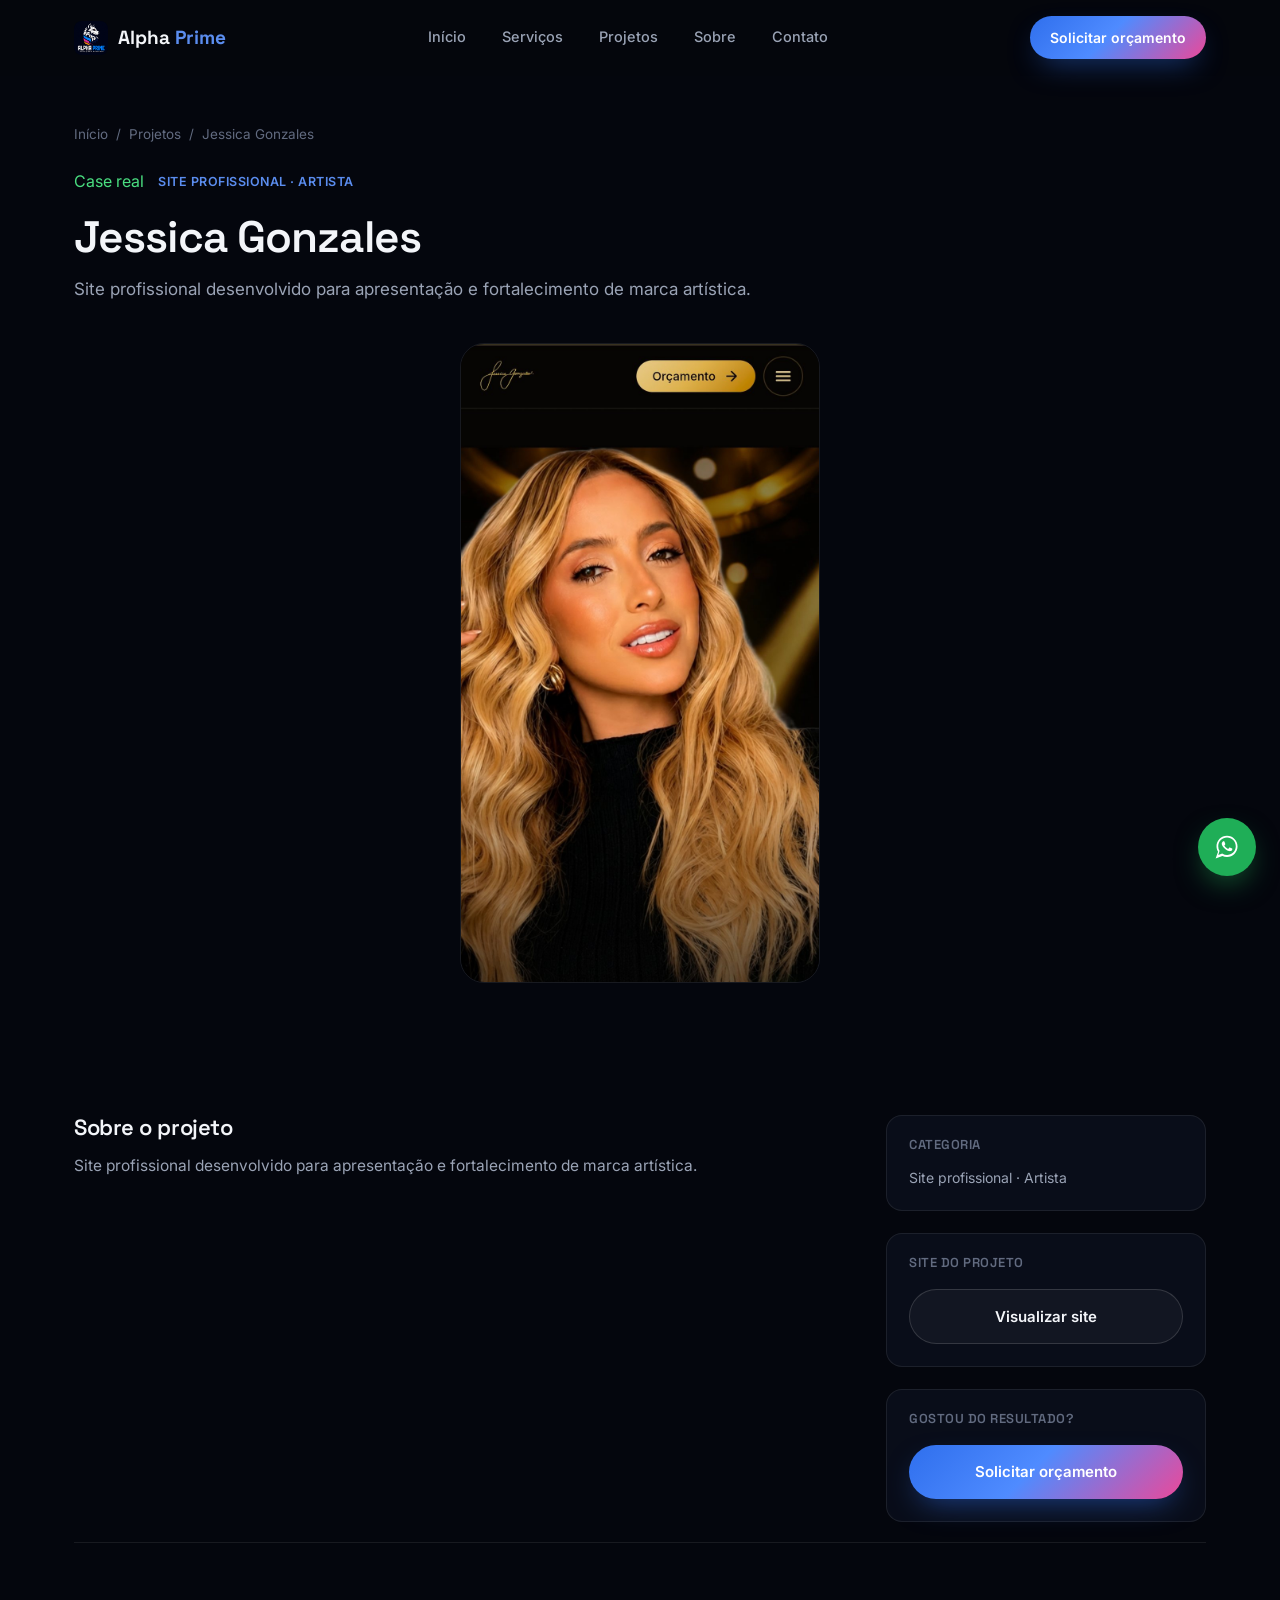
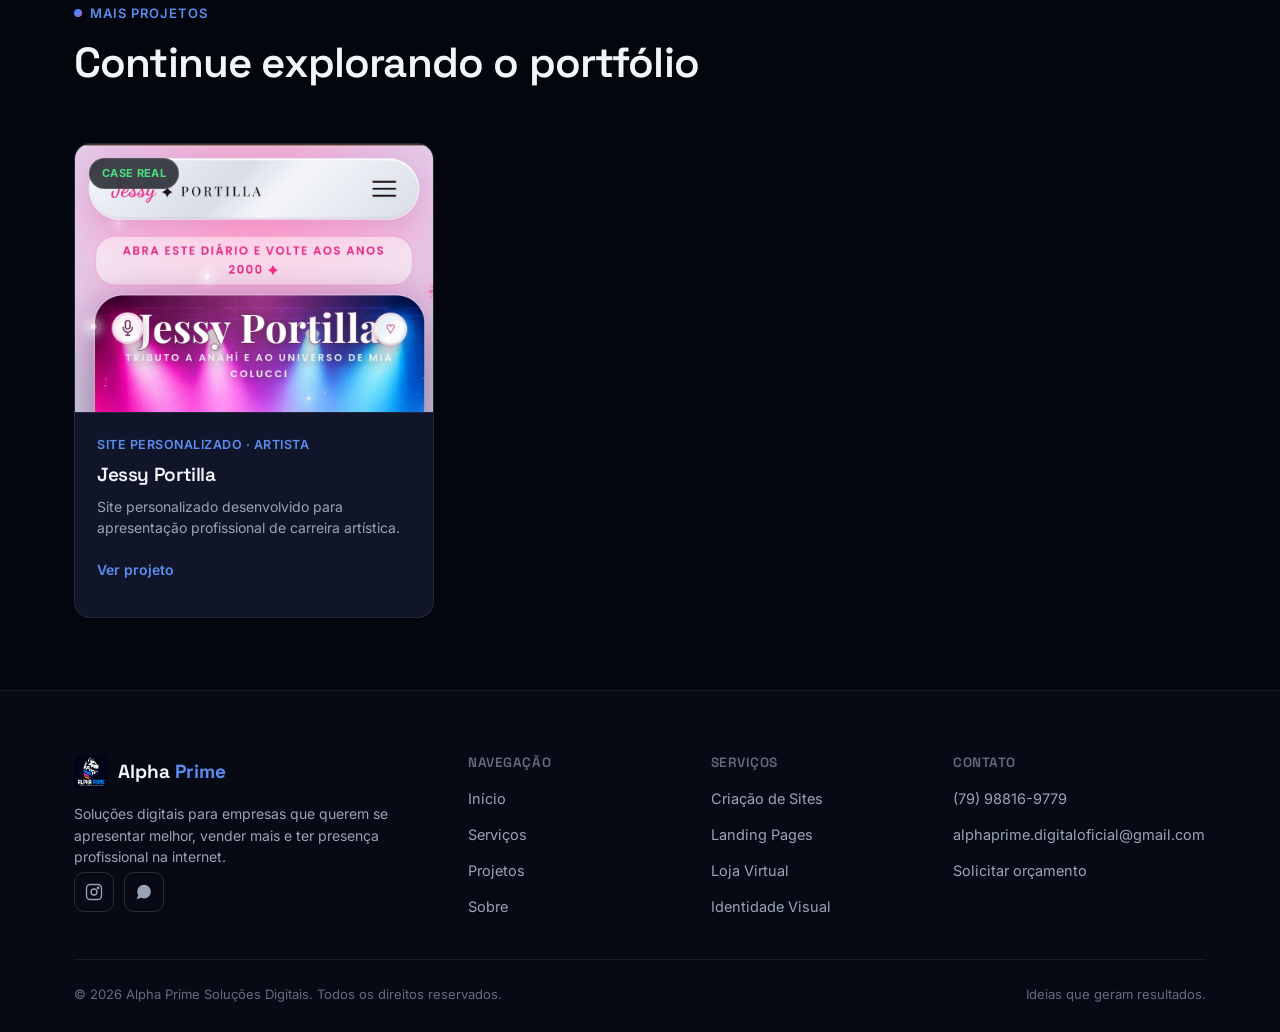
<file: projetos/jessica-gonzales.html>
<!DOCTYPE html>
<html lang="pt-BR">
<head>
<meta charset="UTF-8">
<meta name="viewport" content="width=device-width, initial-scale=1.0">
<title>Jessica Gonzales — Portfólio Alpha Prime Soluções Digitais</title>
<meta name="description" content="Site profissional desenvolvido para apresentação e fortalecimento de marca artística.">
<meta name="robots" content="index, follow">
<link rel="canonical" href="https://alphaprimedigital.com.br/projetos/jessica-gonzales.html">

<meta property="og:type" content="website">
<meta property="og:site_name" content="Alpha Prime Soluções Digitais">
<meta property="og:title" content="Jessica Gonzales — Portfólio Alpha Prime">
<meta property="og:description" content="Site profissional desenvolvido para apresentação e fortalecimento de marca artística.">
<meta property="og:image" content="../assets/img/og-image.jpg">
<meta property="og:locale" content="pt_BR">

<link rel="icon" type="image/x-icon" href="../assets/img/favicon.ico">
<link rel="icon" type="image/png" sizes="32x32" href="../assets/img/favicon-32.png">
<link rel="apple-touch-icon" sizes="180x180" href="../assets/img/favicon-180.png">

<link rel="preconnect" href="https://fonts.googleapis.com">
<link rel="preconnect" href="https://fonts.gstatic.com" crossorigin>
<link href="https://fonts.googleapis.com/css2?family=Inter:wght@400;500;600;700&family=Space+Grotesk:wght@500;600;700&display=swap" rel="stylesheet">

<link rel="stylesheet" href="../css/style.css">
</head>
<body data-project-slug="jessica-gonzales">
<a href="#main" class="skip-link">Pular para o conteúdo</a>

<header class="site-header">
  <div class="header-inner">
    <a href="../index.html#inicio" class="brand">
      <img src="../assets/img/logo-icon.png" alt="Logo Alpha Prime" width="34" height="34">
      <span>Alpha <b>Prime</b></span>
    </a>
    <nav class="main-nav" aria-label="Navegação principal">
      <a href="../index.html#inicio">Início</a>
      <a href="../index.html#servicos">Serviços</a>
      <a href="../index.html#projetos">Projetos</a>
      <a href="../index.html#sobre">Sobre</a>
      <a href="../index.html#contato">Contato</a>
    </nav>
    <div class="header-actions">
      <a href="../index.html#contato" class="btn btn-primary btn-sm desktop-only">Solicitar orçamento</a>
      <button class="menu-toggle" aria-label="Abrir menu" aria-expanded="false">
        <span></span><span></span><span></span>
      </button>
    </div>
  </div>
</header>
<nav class="mobile-nav" aria-label="Navegação mobile">
  <a href="../index.html#inicio">Início</a>
  <a href="../index.html#servicos">Serviços</a>
  <a href="../index.html#projetos">Projetos</a>
  <a href="../index.html#sobre">Sobre</a>
  <a href="../index.html#contato">Contato</a>
  <a href="../index.html#contato" class="btn btn-primary btn-block">Solicitar orçamento</a>
</nav>

<main id="main">
  <div id="project-root"></div>
</main>

<footer class="site-footer">
  <div class="container">
    <div class="footer-grid">
      <div class="footer-brand">
        <a href="../index.html#inicio" class="brand">
          <img src="../assets/img/logo-icon.png" alt="Logo Alpha Prime" width="34" height="34">
          <span>Alpha <b>Prime</b></span>
        </a>
        <p>Soluções digitais para empresas que querem se apresentar melhor, vender mais e ter presença profissional na internet.</p>
        <div class="footer-social">
          <a href="#" data-instagram-link aria-label="Instagram"><svg viewBox="0 0 24 24" width="18" height="18" fill="none" stroke="currentColor" stroke-width="1.8"><rect x="2" y="2" width="20" height="20" rx="5"/><circle cx="12" cy="12" r="4"/><circle cx="17.5" cy="6.5" r="1"/></svg></a>
          <a href="#" data-wa-link aria-label="WhatsApp"><svg viewBox="0 0 32 32" width="18" height="18" fill="currentColor"><path d="M16.02 3C9.4 3 4 8.4 4 15.02c0 2.35.65 4.55 1.78 6.44L3 29l7.72-2.72a12.9 12.9 0 0 0 5.3 1.13h.01c6.62 0 12.02-5.4 12.02-12.02C28.04 8.4 22.65 3 16.02 3z"/></svg></a>
        </div>
      </div>
      <div class="footer-col">
        <h4>Navegação</h4>
        <ul>
          <li><a href="../index.html#inicio">Início</a></li>
          <li><a href="../index.html#servicos">Serviços</a></li>
          <li><a href="../index.html#projetos">Projetos</a></li>
          <li><a href="../index.html#sobre">Sobre</a></li>
        </ul>
      </div>
      <div class="footer-col">
        <h4>Serviços</h4>
        <ul>
          <li><a href="../index.html#servicos">Criação de Sites</a></li>
          <li><a href="../index.html#servicos">Landing Pages</a></li>
          <li><a href="../index.html#servicos">Loja Virtual</a></li>
          <li><a href="../index.html#servicos">Identidade Visual</a></li>
        </ul>
      </div>
      <div class="footer-col">
        <h4>Contato</h4>
        <ul>
          <li><a href="#" data-wa-link><span data-wa-display></span></a></li>
          <li><a href="#" data-email></a></li>
          <li><a href="../index.html#contato">Solicitar orçamento</a></li>
        </ul>
      </div>
    </div>
    <div class="footer-bottom">
      <span>© <span data-year></span> Alpha Prime Soluções Digitais. Todos os direitos reservados.</span>
      <span>Ideias que geram resultados.</span>
    </div>
  </div>
</footer>

<a href="#" class="whatsapp-float" data-wa-link aria-label="Falar no WhatsApp">
  <svg viewBox="0 0 32 32" fill="currentColor"><path d="M16.02 3C9.4 3 4 8.4 4 15.02c0 2.35.65 4.55 1.78 6.44L3 29l7.72-2.72a12.9 12.9 0 0 0 5.3 1.13h.01c6.62 0 12.02-5.4 12.02-12.02C28.04 8.4 22.65 3 16.02 3zm0 22a9.9 9.9 0 0 1-5.05-1.38l-.36-.21-4.58 1.62 1.53-4.66-.24-.38A9.94 9.94 0 0 1 6 15.02C6 9.5 10.5 5 16.02 5c5.51 0 10 4.5 10 10.02 0 5.51-4.49 9.98-10 9.98zm5.44-7.47c-.3-.15-1.76-.87-2.03-.97-.27-.1-.47-.15-.67.15-.2.3-.77.97-.94 1.17-.17.2-.35.22-.65.07-.3-.15-1.25-.46-2.38-1.47-.88-.78-1.47-1.75-1.65-2.05-.17-.3-.02-.46.13-.61.13-.13.3-.35.45-.52.15-.17.2-.3.3-.5.1-.2.05-.37-.02-.52-.07-.15-.67-1.62-.92-2.22-.24-.58-.49-.5-.67-.51h-.57c-.2 0-.52.07-.79.37-.27.3-1.04 1.02-1.04 2.48s1.07 2.87 1.22 3.07c.15.2 2.1 3.2 5.08 4.49.71.31 1.26.49 1.69.63.71.23 1.36.2 1.87.12.57-.08 1.76-.72 2.01-1.42.25-.7.25-1.3.17-1.42-.07-.13-.27-.2-.57-.35z"/></svg>
</a>

<script src="../js/config.js"></script>
<script src="../js/main.js"></script>
<script src="../js/project-detail.js"></script>
</body>
</html>
</file>
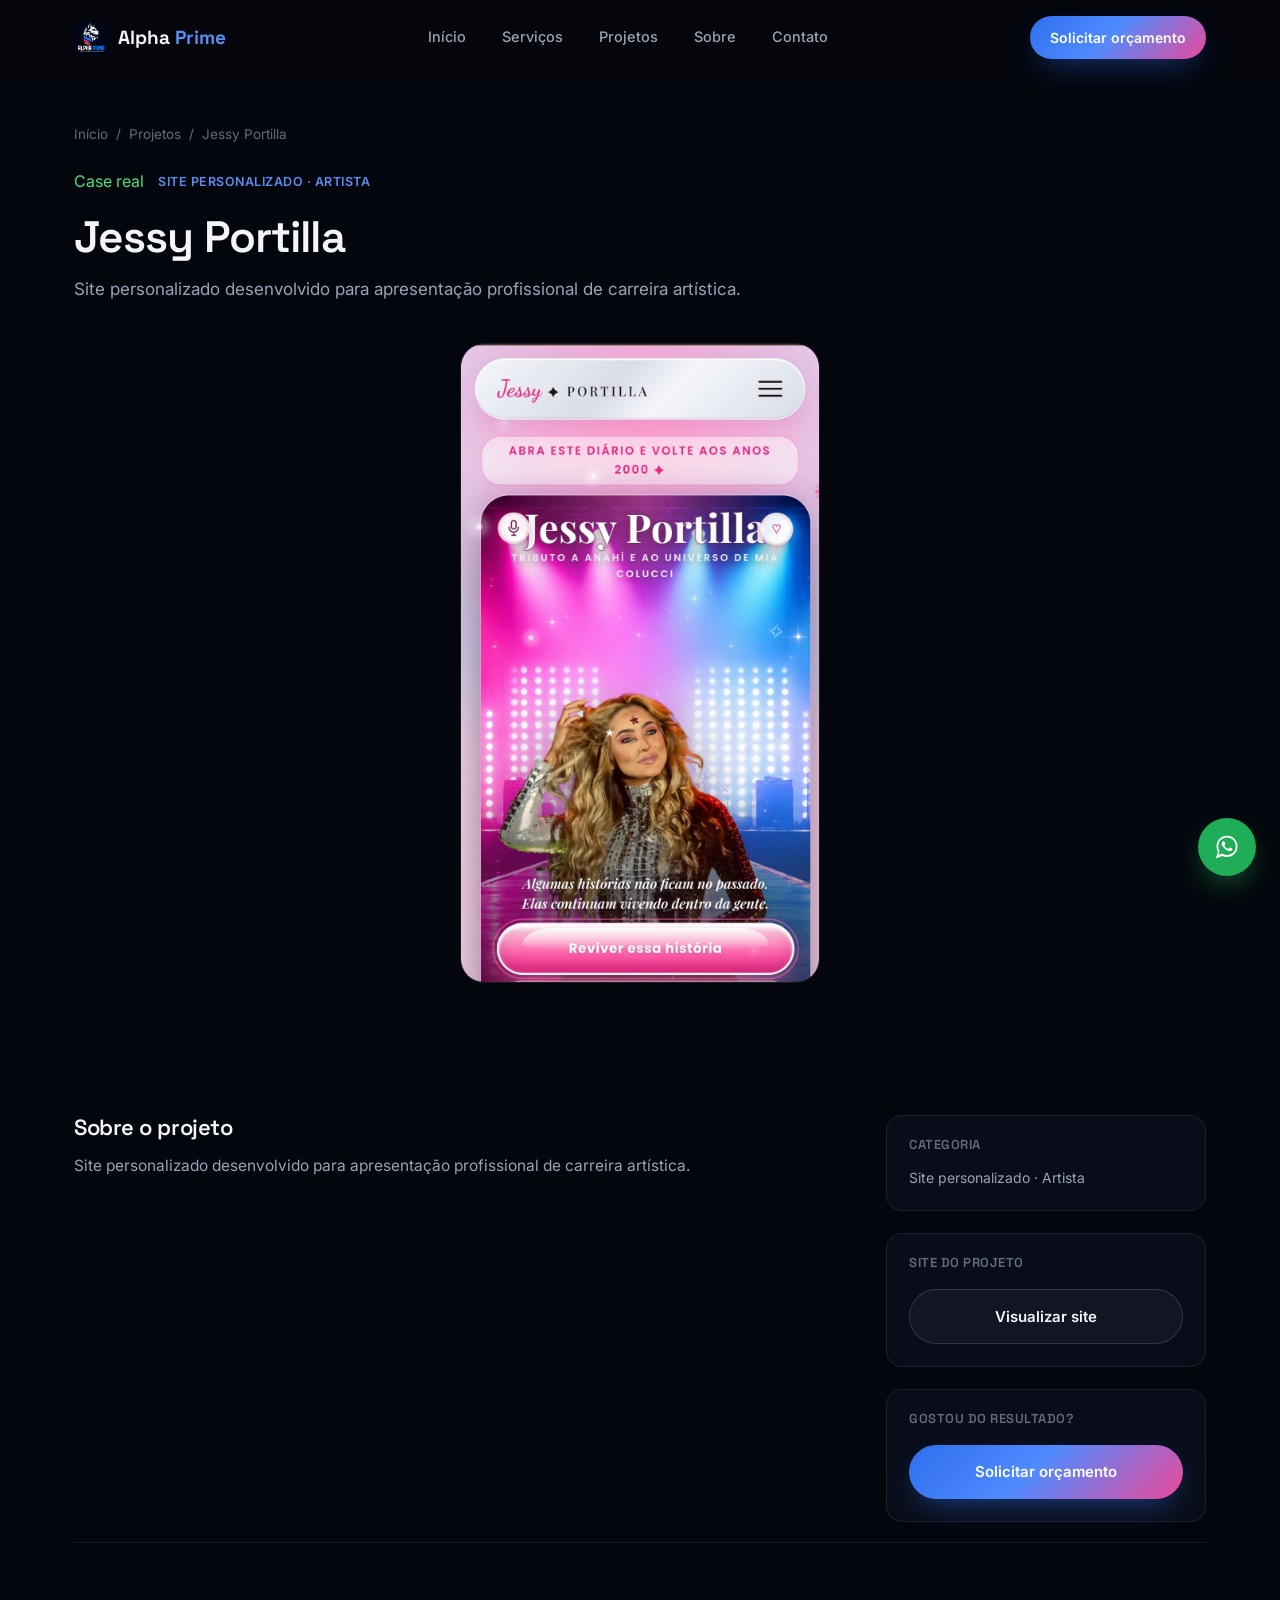
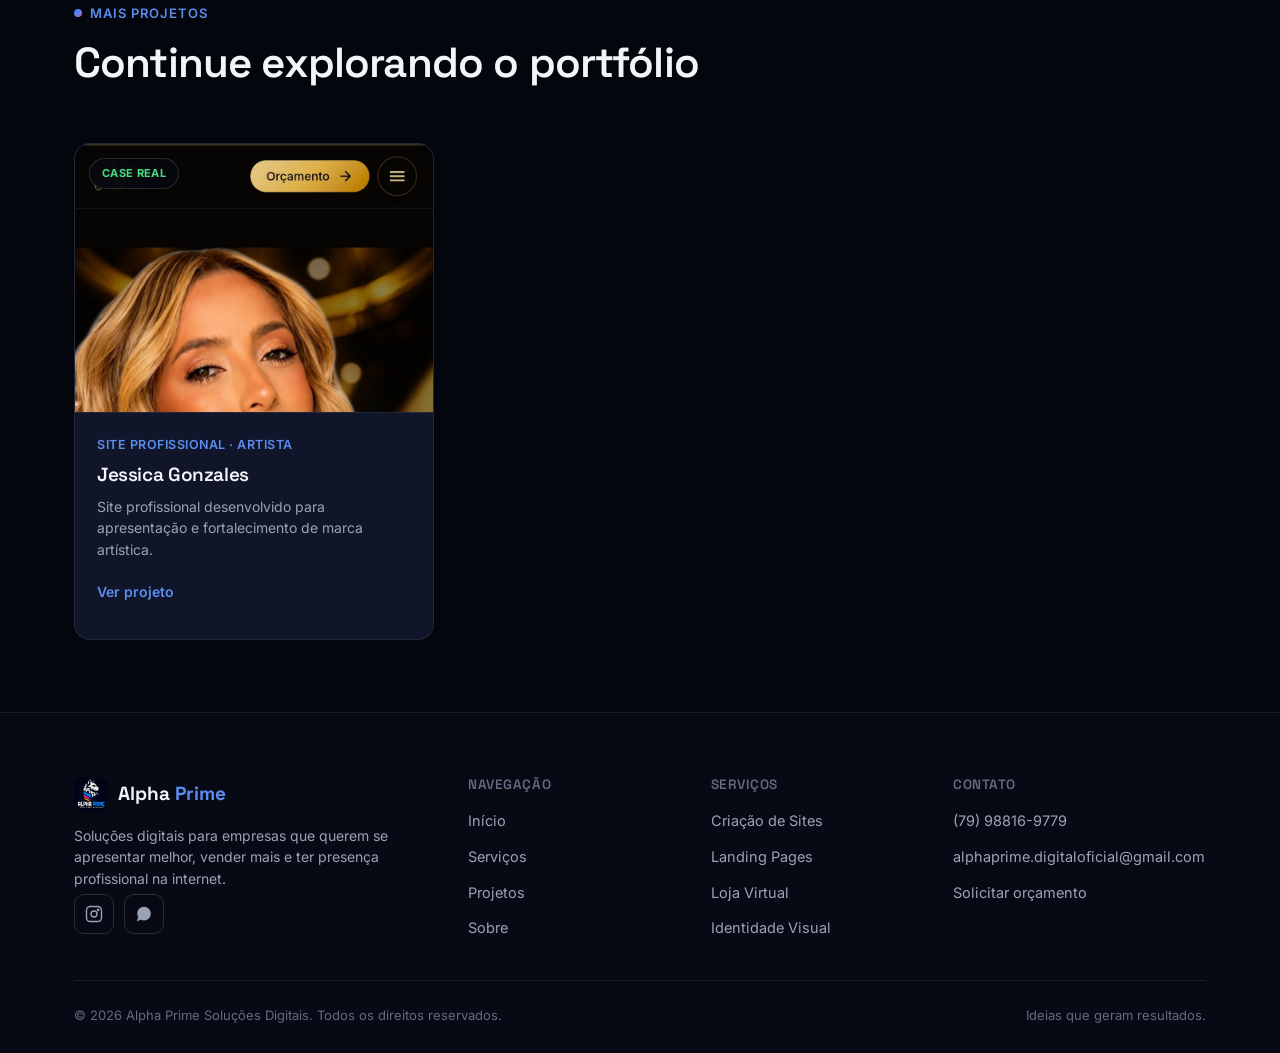
<file: projetos/jessy-portilla.html>
<!DOCTYPE html>
<html lang="pt-BR">
<head>
<meta charset="UTF-8">
<meta name="viewport" content="width=device-width, initial-scale=1.0">
<title>Jessy Portilla — Portfólio Alpha Prime Soluções Digitais</title>
<meta name="description" content="Site personalizado desenvolvido para apresentação profissional de carreira artística.">
<meta name="robots" content="index, follow">
<link rel="canonical" href="https://alphaprimedigital.com.br/projetos/jessy-portilla.html">

<meta property="og:type" content="website">
<meta property="og:site_name" content="Alpha Prime Soluções Digitais">
<meta property="og:title" content="Jessy Portilla — Portfólio Alpha Prime">
<meta property="og:description" content="Site personalizado desenvolvido para apresentação profissional de carreira artística.">
<meta property="og:image" content="../assets/img/og-image.jpg">
<meta property="og:locale" content="pt_BR">

<link rel="icon" type="image/x-icon" href="../assets/img/favicon.ico">
<link rel="icon" type="image/png" sizes="32x32" href="../assets/img/favicon-32.png">
<link rel="apple-touch-icon" sizes="180x180" href="../assets/img/favicon-180.png">

<link rel="preconnect" href="https://fonts.googleapis.com">
<link rel="preconnect" href="https://fonts.gstatic.com" crossorigin>
<link href="https://fonts.googleapis.com/css2?family=Inter:wght@400;500;600;700&family=Space+Grotesk:wght@500;600;700&display=swap" rel="stylesheet">

<link rel="stylesheet" href="../css/style.css">
</head>
<body data-project-slug="jessy-portilla">
<a href="#main" class="skip-link">Pular para o conteúdo</a>

<header class="site-header">
  <div class="header-inner">
    <a href="../index.html#inicio" class="brand">
      <img src="../assets/img/logo-icon.png" alt="Logo Alpha Prime" width="34" height="34">
      <span>Alpha <b>Prime</b></span>
    </a>
    <nav class="main-nav" aria-label="Navegação principal">
      <a href="../index.html#inicio">Início</a>
      <a href="../index.html#servicos">Serviços</a>
      <a href="../index.html#projetos">Projetos</a>
      <a href="../index.html#sobre">Sobre</a>
      <a href="../index.html#contato">Contato</a>
    </nav>
    <div class="header-actions">
      <a href="../index.html#contato" class="btn btn-primary btn-sm desktop-only">Solicitar orçamento</a>
      <button class="menu-toggle" aria-label="Abrir menu" aria-expanded="false">
        <span></span><span></span><span></span>
      </button>
    </div>
  </div>
</header>
<nav class="mobile-nav" aria-label="Navegação mobile">
  <a href="../index.html#inicio">Início</a>
  <a href="../index.html#servicos">Serviços</a>
  <a href="../index.html#projetos">Projetos</a>
  <a href="../index.html#sobre">Sobre</a>
  <a href="../index.html#contato">Contato</a>
  <a href="../index.html#contato" class="btn btn-primary btn-block">Solicitar orçamento</a>
</nav>

<main id="main">
  <div id="project-root"></div>
</main>

<footer class="site-footer">
  <div class="container">
    <div class="footer-grid">
      <div class="footer-brand">
        <a href="../index.html#inicio" class="brand">
          <img src="../assets/img/logo-icon.png" alt="Logo Alpha Prime" width="34" height="34">
          <span>Alpha <b>Prime</b></span>
        </a>
        <p>Soluções digitais para empresas que querem se apresentar melhor, vender mais e ter presença profissional na internet.</p>
        <div class="footer-social">
          <a href="#" data-instagram-link aria-label="Instagram"><svg viewBox="0 0 24 24" width="18" height="18" fill="none" stroke="currentColor" stroke-width="1.8"><rect x="2" y="2" width="20" height="20" rx="5"/><circle cx="12" cy="12" r="4"/><circle cx="17.5" cy="6.5" r="1"/></svg></a>
          <a href="#" data-wa-link aria-label="WhatsApp"><svg viewBox="0 0 32 32" width="18" height="18" fill="currentColor"><path d="M16.02 3C9.4 3 4 8.4 4 15.02c0 2.35.65 4.55 1.78 6.44L3 29l7.72-2.72a12.9 12.9 0 0 0 5.3 1.13h.01c6.62 0 12.02-5.4 12.02-12.02C28.04 8.4 22.65 3 16.02 3z"/></svg></a>
        </div>
      </div>
      <div class="footer-col">
        <h4>Navegação</h4>
        <ul>
          <li><a href="../index.html#inicio">Início</a></li>
          <li><a href="../index.html#servicos">Serviços</a></li>
          <li><a href="../index.html#projetos">Projetos</a></li>
          <li><a href="../index.html#sobre">Sobre</a></li>
        </ul>
      </div>
      <div class="footer-col">
        <h4>Serviços</h4>
        <ul>
          <li><a href="../index.html#servicos">Criação de Sites</a></li>
          <li><a href="../index.html#servicos">Landing Pages</a></li>
          <li><a href="../index.html#servicos">Loja Virtual</a></li>
          <li><a href="../index.html#servicos">Identidade Visual</a></li>
        </ul>
      </div>
      <div class="footer-col">
        <h4>Contato</h4>
        <ul>
          <li><a href="#" data-wa-link><span data-wa-display></span></a></li>
          <li><a href="#" data-email></a></li>
          <li><a href="../index.html#contato">Solicitar orçamento</a></li>
        </ul>
      </div>
    </div>
    <div class="footer-bottom">
      <span>© <span data-year></span> Alpha Prime Soluções Digitais. Todos os direitos reservados.</span>
      <span>Ideias que geram resultados.</span>
    </div>
  </div>
</footer>

<a href="#" class="whatsapp-float" data-wa-link aria-label="Falar no WhatsApp">
  <svg viewBox="0 0 32 32" fill="currentColor"><path d="M16.02 3C9.4 3 4 8.4 4 15.02c0 2.35.65 4.55 1.78 6.44L3 29l7.72-2.72a12.9 12.9 0 0 0 5.3 1.13h.01c6.62 0 12.02-5.4 12.02-12.02C28.04 8.4 22.65 3 16.02 3zm0 22a9.9 9.9 0 0 1-5.05-1.38l-.36-.21-4.58 1.62 1.53-4.66-.24-.38A9.94 9.94 0 0 1 6 15.02C6 9.5 10.5 5 16.02 5c5.51 0 10 4.5 10 10.02 0 5.51-4.49 9.98-10 9.98zm5.44-7.47c-.3-.15-1.76-.87-2.03-.97-.27-.1-.47-.15-.67.15-.2.3-.77.97-.94 1.17-.17.2-.35.22-.65.07-.3-.15-1.25-.46-2.38-1.47-.88-.78-1.47-1.75-1.65-2.05-.17-.3-.02-.46.13-.61.13-.13.3-.35.45-.52.15-.17.2-.3.3-.5.1-.2.05-.37-.02-.52-.07-.15-.67-1.62-.92-2.22-.24-.58-.49-.5-.67-.51h-.57c-.2 0-.52.07-.79.37-.27.3-1.04 1.02-1.04 2.48s1.07 2.87 1.22 3.07c.15.2 2.1 3.2 5.08 4.49.71.31 1.26.49 1.69.63.71.23 1.36.2 1.87.12.57-.08 1.76-.72 2.01-1.42.25-.7.25-1.3.17-1.42-.07-.13-.27-.2-.57-.35z"/></svg>
</a>

<script src="../js/config.js"></script>
<script src="../js/main.js"></script>
<script src="../js/project-detail.js"></script>
</body>
</html>
</file>
<file: css/style.css>
/* ==========================================================
   ALPHA PRIME SOLUÇÕES DIGITAIS — DESIGN SYSTEM
   ========================================================== */

:root {
  --bg: #04060d;
  --surface: #070a14;
  --surface-2: #0c1120;
  --card: #10152489;
  --card-solid: #10152a;
  --border: rgba(255, 255, 255, 0.08);
  --border-strong: rgba(255, 255, 255, 0.14);

  --blue: #2f6fed;
  --blue-light: #5b8def;
  --blue-dim: #1c3f8a;
  --pink: #ec4899;
  --orange: #f59e0b;

  --text: #f3f5f9;
  --text-muted: #9aa3b5;
  --text-faint: #626b80;

  --gradient-brand: linear-gradient(135deg, var(--blue) 0%, #4f8bff 45%, var(--pink) 100%);
  --gradient-line: linear-gradient(90deg, var(--blue), var(--pink), var(--orange));

  --radius-sm: 10px;
  --radius-md: 16px;
  --radius-lg: 24px;

  --shadow-card: 0 20px 50px -20px rgba(0, 0, 0, 0.6);
  --shadow-glow: 0 0 0 1px rgba(47, 111, 237, 0.15), 0 20px 60px -25px rgba(47, 111, 237, 0.35);

  --container: 1180px;
  --nav-h: 76px;

  color-scheme: dark;
}

/* ---------- Reset ---------- */
*, *::before, *::after { box-sizing: border-box; }
html { scroll-behavior: smooth; }
body, h1, h2, h3, h4, p, ul, ol, figure { margin: 0; }
ul, ol { padding: 0; list-style: none; }
img { max-width: 100%; display: block; }
a { color: inherit; text-decoration: none; }
button { font: inherit; color: inherit; background: none; border: none; cursor: pointer; }
input, textarea, select { font: inherit; color: inherit; background: none; border: none; }

body {
  background: var(--bg);
  color: var(--text);
  font-family: 'Inter', -apple-system, BlinkMacSystemFont, sans-serif;
  line-height: 1.55;
  -webkit-font-smoothing: antialiased;
  overflow-x: hidden;
}

@media (prefers-reduced-motion: reduce) {
  html { scroll-behavior: auto; }
  * { animation-duration: 0.01ms !important; animation-iteration-count: 1 !important; transition-duration: 0.01ms !important; }
}

h1, h2, h3, h4 {
  font-family: 'Space Grotesk', 'Inter', sans-serif;
  font-weight: 600;
  letter-spacing: -0.02em;
  line-height: 1.15;
  color: var(--text);
}

.container {
  width: 100%;
  max-width: var(--container);
  margin: 0 auto;
  padding: 0 24px;
}

section { position: relative; }

.section-pad { padding: 108px 0; }
@media (max-width: 768px) { .section-pad { padding: 72px 0; } }

.section-head {
  max-width: 640px;
  margin: 0 auto 56px;
  text-align: center;
}
.section-head.align-left { margin-left: 0; text-align: left; }

.eyebrow {
  display: inline-flex;
  align-items: center;
  gap: 8px;
  font-size: 13px;
  font-weight: 600;
  letter-spacing: 0.08em;
  text-transform: uppercase;
  color: var(--blue-light);
  margin-bottom: 16px;
}
.eyebrow::before {
  content: "";
  width: 8px;
  height: 8px;
  border-radius: 50%;
  background: var(--gradient-brand);
}

.section-title {
  font-size: clamp(28px, 4vw, 42px);
  margin-bottom: 16px;
}

.section-sub {
  color: var(--text-muted);
  font-size: 17px;
  max-width: 560px;
  margin: 0 auto;
}
.align-left .section-sub { margin: 0; }

.text-gradient {
  background: var(--gradient-brand);
  -webkit-background-clip: text;
  background-clip: text;
  color: transparent;
}

/* ---------- Buttons ---------- */
.btn {
  display: inline-flex;
  align-items: center;
  justify-content: center;
  gap: 8px;
  padding: 15px 28px;
  border-radius: 999px;
  font-weight: 600;
  font-size: 15px;
  white-space: nowrap;
  transition: transform 0.25s ease, box-shadow 0.25s ease, background 0.25s ease, border-color .25s ease;
  cursor: pointer;
}
.btn:active { transform: scale(0.97); }

.btn-primary {
  background: var(--gradient-brand);
  color: #fff;
  box-shadow: 0 12px 30px -10px rgba(47, 111, 237, 0.55);
}
.btn-primary:hover { box-shadow: 0 16px 38px -8px rgba(47, 111, 237, 0.7); transform: translateY(-2px); }

.btn-secondary {
  background: rgba(255, 255, 255, 0.04);
  border: 1px solid var(--border-strong);
  color: var(--text);
}
.btn-secondary:hover { background: rgba(255, 255, 255, 0.08); transform: translateY(-2px); }

.btn-ghost {
  color: var(--text);
  padding: 10px 0;
  font-size: 14px;
  font-weight: 600;
  display: inline-flex;
  align-items: center;
  gap: 6px;
}
.btn-ghost svg { width: 15px; height: 15px; flex-shrink: 0; transition: transform 0.2s ease; }
.btn-ghost:hover svg { transform: translateX(4px); }
.btn-ghost.link-blue { color: var(--blue-light); }

.btn-whatsapp {
  background: #1fae57;
  color: #fff;
}
.btn-whatsapp:hover { background: #199249; transform: translateY(-2px); }

.btn-block { width: 100%; }
.btn-sm { padding: 11px 20px; font-size: 14px; }

/* ---------- Header ---------- */
.site-header {
  position: fixed;
  top: 0; left: 0; right: 0;
  z-index: 100;
  height: var(--nav-h);
  display: flex;
  align-items: center;
  background: rgba(4, 6, 13, 0.5);
  backdrop-filter: blur(0px);
  border-bottom: 1px solid transparent;
  transition: background .3s ease, border-color .3s ease, backdrop-filter .3s ease, height .3s ease;
}
.site-header.scrolled {
  height: 68px;
  background: rgba(6, 8, 16, 0.82);
  backdrop-filter: blur(14px);
  border-bottom-color: var(--border);
}

.header-inner {
  width: 100%;
  max-width: var(--container);
  margin: 0 auto;
  padding: 0 24px;
  display: flex;
  align-items: center;
  justify-content: space-between;
  gap: 24px;
}

.brand {
  display: flex;
  align-items: center;
  gap: 10px;
  font-family: 'Space Grotesk', sans-serif;
  font-weight: 700;
  font-size: 19px;
}
.brand img { width: 34px; height: 34px; border-radius: 8px; }
.brand span b { color: var(--blue-light); font-weight: 700; }

.main-nav { display: flex; align-items: center; gap: 36px; }
.main-nav a {
  font-size: 14.5px;
  font-weight: 500;
  color: var(--text-muted);
  position: relative;
  padding: 4px 0;
  transition: color .2s ease;
}
.main-nav a:hover { color: var(--text); }
.main-nav a::after {
  content: "";
  position: absolute;
  left: 0; bottom: -4px;
  width: 0; height: 2px;
  background: var(--gradient-brand);
  transition: width .25s ease;
}
.main-nav a:hover::after { width: 100%; }

.header-actions { display: flex; align-items: center; gap: 14px; }

.menu-toggle {
  display: none;
  width: 42px; height: 42px;
  align-items: center; justify-content: center;
  border-radius: 10px;
  border: 1px solid var(--border-strong);
  flex-direction: column;
  gap: 4px;
}
.menu-toggle span {
  width: 18px; height: 2px;
  background: var(--text);
  border-radius: 2px;
  transition: transform .25s ease, opacity .25s ease;
}
.menu-toggle.open span:nth-child(1) { transform: translateY(6px) rotate(45deg); }
.menu-toggle.open span:nth-child(2) { opacity: 0; }
.menu-toggle.open span:nth-child(3) { transform: translateY(-6px) rotate(-45deg); }

.mobile-nav {
  position: fixed;
  top: var(--nav-h); left: 0; right: 0;
  background: #06080f;
  border-bottom: 1px solid var(--border);
  padding: 8px 24px 28px;
  display: flex;
  flex-direction: column;
  gap: 4px;
  transform: translateY(-12px);
  opacity: 0;
  pointer-events: none;
  transition: transform .25s ease, opacity .25s ease;
  z-index: 99;
}
.mobile-nav.open { transform: translateY(0); opacity: 1; pointer-events: auto; }
.mobile-nav a {
  padding: 14px 4px;
  border-bottom: 1px solid var(--border);
  font-weight: 500;
  color: var(--text);
}
.mobile-nav .btn { margin-top: 16px; }

@media (max-width: 900px) {
  .main-nav { display: none; }
  .header-actions .btn-primary.desktop-only { display: none; }
  .menu-toggle { display: flex; }
}

/* ---------- Hero ---------- */
.hero {
  padding: calc(var(--nav-h) + 64px) 0 100px;
  position: relative;
  overflow: hidden;
}
.hero::before {
  content: "";
  position: absolute;
  top: -220px; right: -160px;
  width: 620px; height: 620px;
  background: radial-gradient(circle, rgba(47,111,237,0.28), transparent 70%);
  filter: blur(10px);
  pointer-events: none;
}
.hero::after {
  content: "";
  position: absolute;
  bottom: -260px; left: -200px;
  width: 560px; height: 560px;
  background: radial-gradient(circle, rgba(236,72,153,0.14), transparent 70%);
  pointer-events: none;
}

.hero-grid {
  display: grid;
  grid-template-columns: 1.05fr 0.95fr;
  gap: 56px;
  align-items: center;
  position: relative;
  z-index: 1;
}

.hero-title {
  font-size: clamp(36px, 5.4vw, 58px);
  margin-bottom: 22px;
}

.hero-subtitle {
  font-size: 18px;
  color: var(--text-muted);
  max-width: 520px;
  margin-bottom: 36px;
}

.hero-ctas { display: flex; gap: 14px; flex-wrap: wrap; margin-bottom: 40px; }

.hero-tags {
  display: flex;
  gap: 22px;
  flex-wrap: wrap;
  color: var(--text-faint);
  font-size: 13.5px;
}
.hero-tags span { display: flex; align-items: center; gap: 8px; }
.hero-tags svg { width: 16px; height: 16px; color: var(--blue-light); flex-shrink: 0; }

/* Hero visual — device mockups */
.hero-visual { position: relative; height: 460px; }
.mock-desktop {
  position: absolute;
  top: 10px; left: 0;
  width: 88%;
  border-radius: 14px;
  overflow: hidden;
  background: var(--surface-2);
  border: 1px solid var(--border-strong);
  box-shadow: var(--shadow-card);
}
.mock-desktop .mock-bar {
  height: 32px;
  background: #0f1420;
  display: flex;
  align-items: center;
  gap: 6px;
  padding: 0 14px;
  border-bottom: 1px solid var(--border);
}
.mock-desktop .mock-bar i { width: 9px; height: 9px; border-radius: 50%; background: #333c50; }
.mock-screen {
  aspect-ratio: 16/10;
  background:
    linear-gradient(160deg, #0d1220 0%, #0a0e1a 100%);
  padding: 22px;
  display: flex;
  flex-direction: column;
  gap: 14px;
}
.mock-screen .mock-line { height: 10px; border-radius: 6px; background: rgba(255,255,255,0.08); }
.mock-screen .mock-line.w60 { width: 60%; }
.mock-screen .mock-line.w40 { width: 40%; }
.mock-screen .mock-line.w80 { width: 80%; }
.mock-screen-photo { padding: 0; }
.mock-screen-photo img { width: 100%; height: 100%; object-fit: cover; object-position: top center; display: block; }
.mock-hero-block {
  flex: 1;
  border-radius: 10px;
  background: linear-gradient(135deg, rgba(47,111,237,0.35), rgba(236,72,153,0.18));
  border: 1px solid rgba(255,255,255,0.08);
  display: flex;
  align-items: flex-end;
  padding: 16px;
}
.mock-pill { padding: 8px 18px; border-radius: 999px; background: rgba(255,255,255,0.12); font-size: 11px; font-weight: 600; }

.mock-mobile {
  position: absolute;
  bottom: -10px; right: 4%;
  width: 170px;
  border-radius: 26px;
  background: var(--surface-2);
  border: 1px solid var(--border-strong);
  box-shadow: var(--shadow-glow);
  padding: 10px;
}
.mock-mobile .mock-notch { width: 40px; height: 5px; border-radius: 4px; background: #222a3c; margin: 0 auto 10px; }
.mock-mobile .mock-screen { aspect-ratio: 9/17.5; padding: 12px; border-radius: 16px; gap: 8px; }
.mock-mobile .mock-screen-photo { padding: 0; overflow: hidden; }
.mock-mobile .mock-line { height: 7px; }
.mock-mobile .mock-hero-block { border-radius: 8px; padding: 10px; }
.mock-mobile .mock-pill { padding: 5px 12px; font-size: 9px; }

.floating-chip {
  position: absolute;
  background: var(--card-solid);
  border: 1px solid var(--border-strong);
  border-radius: 14px;
  padding: 12px 16px;
  display: flex;
  align-items: center;
  gap: 10px;
  font-size: 13px;
  font-weight: 600;
  box-shadow: var(--shadow-card);
  animation: floatY 5s ease-in-out infinite;
}
.floating-chip.chip-1 { top: 6%; left: -4%; animation-delay: .3s; }
.floating-chip.chip-2 { bottom: 22%; left: -6%; animation-delay: 1s; }
.floating-chip .dot { width: 9px; height: 9px; border-radius: 50%; background: #22c55e; box-shadow: 0 0 0 4px rgba(34,197,94,0.15); }

@keyframes floatY {
  0%, 100% { transform: translateY(0); }
  50% { transform: translateY(-10px); }
}

@media (max-width: 980px) {
  .hero-grid { grid-template-columns: 1fr; }
  .hero-visual { height: auto; margin-top: 36px; display: flex; justify-content: center; }
  .mock-desktop { display: none; }
  .mock-mobile { position: static; width: 230px; }
  .floating-chip { display: none; }
}

/* ---------- Stats ---------- */
.stats-section { padding: 56px 0; border-top: 1px solid var(--border); border-bottom: 1px solid var(--border); background: var(--surface); }
.stats-grid {
  display: grid;
  grid-template-columns: repeat(3, 1fr);
  gap: 24px;
  text-align: center;
}
.stat-value {
  font-family: 'Space Grotesk', sans-serif;
  font-size: clamp(32px, 4vw, 46px);
  font-weight: 700;
  background: var(--gradient-brand);
  -webkit-background-clip: text;
  background-clip: text;
  color: transparent;
}
.stat-label { color: var(--text-muted); font-size: 14.5px; margin-top: 6px; }
@media (max-width: 640px) { .stats-grid { grid-template-columns: 1fr; gap: 36px; } }

/* ---------- Services ---------- */
.services-grid {
  display: grid;
  grid-template-columns: repeat(3, 1fr);
  gap: 22px;
}
.service-card {
  background: var(--card);
  border: 1px solid var(--border);
  border-radius: var(--radius-md);
  padding: 30px 26px;
  transition: transform .3s ease, border-color .3s ease, background .3s ease;
}
.service-card:hover { transform: translateY(-6px); border-color: var(--border-strong); background: var(--surface-2); }
.service-icon {
  width: 48px; height: 48px;
  border-radius: 12px;
  display: flex; align-items: center; justify-content: center;
  background: linear-gradient(135deg, rgba(47,111,237,0.18), rgba(236,72,153,0.1));
  border: 1px solid var(--border-strong);
  margin-bottom: 20px;
  color: var(--blue-light);
}
.service-icon svg { width: 22px; height: 22px; }
.service-card h3 { font-size: 19px; margin-bottom: 10px; }
.service-card p { color: var(--text-muted); font-size: 14.5px; margin-bottom: 18px; }

@media (max-width: 980px) { .services-grid { grid-template-columns: repeat(2, 1fr); } }
@media (max-width: 640px) { .services-grid { grid-template-columns: 1fr; } }

/* ---------- Portfolio ---------- */
.portfolio-filters { display: flex; gap: 10px; justify-content: center; flex-wrap: wrap; margin-bottom: 44px; }
.filter-btn {
  padding: 9px 18px;
  border-radius: 999px;
  border: 1px solid var(--border-strong);
  font-size: 13.5px;
  font-weight: 600;
  color: var(--text-muted);
  transition: all .2s ease;
}
.filter-btn:hover { color: var(--text); }
.filter-btn.active { background: var(--gradient-brand); color: #fff; border-color: transparent; }

.portfolio-grid {
  display: grid;
  grid-template-columns: repeat(3, 1fr);
  gap: 26px;
}
.portfolio-card {
  border-radius: var(--radius-md);
  overflow: hidden;
  background: var(--card-solid);
  border: 1px solid var(--border);
  transition: transform .35s ease, box-shadow .35s ease, border-color .35s ease;
  display: flex;
  flex-direction: column;
}
.portfolio-card:hover { transform: translateY(-8px); box-shadow: var(--shadow-glow); border-color: var(--border-strong); }
.portfolio-cover {
  aspect-ratio: 4/3;
  position: relative;
  overflow: hidden;
  border-bottom: 1px solid var(--border);
}
.portfolio-cover img {
  width: 100%;
  height: 100%;
  object-fit: cover;
  object-position: top center;
  display: block;
}
.portfolio-cover .badge {
  position: absolute;
  top: 14px; left: 14px;
  padding: 6px 12px;
  border-radius: 999px;
  font-size: 11px;
  font-weight: 700;
  letter-spacing: 0.03em;
  text-transform: uppercase;
  background: rgba(6,8,16,0.75);
  border: 1px solid var(--border-strong);
  backdrop-filter: blur(6px);
}
.badge.badge-real { color: #4ade80; }
.badge.badge-concept { color: var(--orange); }

.portfolio-body { padding: 22px 22px 26px; display: flex; flex-direction: column; gap: 10px; flex: 1; }
.portfolio-category { font-size: 12.5px; color: var(--blue-light); font-weight: 600; text-transform: uppercase; letter-spacing: .04em; }
.portfolio-body h3 { font-size: 19px; }
.portfolio-body p { color: var(--text-muted); font-size: 14px; flex: 1; }

@media (max-width: 980px) { .portfolio-grid { grid-template-columns: repeat(2, 1fr); } }
@media (max-width: 640px) { .portfolio-grid { grid-template-columns: 1fr; } }

/* Abstract mockup covers (no fabricated screenshots) */
.mockup-cover { width: 100%; height: 100%; position: relative; display: flex; align-items: center; justify-content: center; }
.mockup-cover .mc-frame {
  width: 84%; border-radius: 8px; overflow: hidden;
  border: 1px solid rgba(255,255,255,0.12);
  background: #0b0f1c;
  box-shadow: 0 20px 40px -18px rgba(0,0,0,0.7);
}
.mockup-cover .mc-bar { height: 18px; background: #0e1320; display: flex; align-items: center; gap: 4px; padding: 0 8px; }
.mockup-cover .mc-bar i { width: 5px; height: 5px; border-radius: 50%; background: #2a3245; }
.mockup-cover .mc-body { aspect-ratio: 16/10; padding: 12px; display: flex; flex-direction: column; gap: 8px; }
.mockup-cover .mc-line { height: 6px; border-radius: 4px; background: rgba(255,255,255,0.1); }
.mockup-cover .mc-block { flex: 1; border-radius: 6px; }

.mockup-artist .mc-block { background: linear-gradient(150deg, rgba(236,72,153,0.35), rgba(47,111,237,0.15)); }
.mockup-ecommerce .mc-body { display: grid; grid-template-columns: repeat(3,1fr); grid-auto-rows: 1fr; gap: 6px; padding-top: 14px; }
.mockup-ecommerce .mc-body .mc-line { display: none; }
.mockup-ecommerce .mc-block { grid-column: span 1; background: linear-gradient(150deg, rgba(245,158,11,0.3), rgba(47,111,237,0.15)); border-radius: 6px; }
.mockup-artist2 .mc-block { background: linear-gradient(150deg, rgba(47,111,237,0.4), rgba(236,72,153,0.1)); }
.mockup-concept-home .mc-block { background: linear-gradient(150deg, rgba(47,111,237,0.35), rgba(245,158,11,0.15)); }
.mockup-concept-services .mc-body { display: grid; grid-template-columns: repeat(2,1fr); gap: 6px; padding-top: 14px; }
.mockup-concept-services .mc-line { display: none; }
.mockup-concept-services .mc-block { background: linear-gradient(150deg, rgba(236,72,153,0.3), rgba(47,111,237,0.2)); border-radius: 6px; }
.mockup-concept-mobile .mc-frame { width: 40%; }
.mockup-concept-mobile .mc-block { background: linear-gradient(150deg, rgba(47,111,237,0.35), rgba(236,72,153,0.2)); }

.portfolio-cta { text-align: center; margin-top: 48px; }

/* ---------- Process ---------- */
.process-track { position: relative; }
.process-line {
  position: absolute;
  top: 26px; left: 0; right: 0;
  height: 2px;
  background: linear-gradient(90deg, transparent, var(--border-strong) 8%, var(--border-strong) 92%, transparent);
}
.process-grid {
  display: grid;
  grid-template-columns: repeat(5, 1fr);
  gap: 20px;
  position: relative;
}
.process-step { text-align: left; }
.process-num {
  width: 52px; height: 52px;
  border-radius: 50%;
  display: flex; align-items: center; justify-content: center;
  background: var(--surface-2);
  border: 1px solid var(--border-strong);
  font-family: 'Space Grotesk', sans-serif;
  font-weight: 700;
  font-size: 15px;
  color: var(--blue-light);
  margin-bottom: 18px;
  position: relative;
  z-index: 1;
}
.process-step h3 { font-size: 17px; margin-bottom: 8px; }
.process-step p { color: var(--text-muted); font-size: 14px; }

@media (max-width: 980px) {
  .process-grid { grid-template-columns: repeat(2, 1fr); }
  .process-line { display: none; }
}
@media (max-width: 560px) { .process-grid { grid-template-columns: 1fr; } }

/* ---------- Differentials ---------- */
.diff-grid { display: grid; grid-template-columns: repeat(3, 1fr); gap: 22px; }
.diff-card {
  padding: 28px 24px;
  border-radius: var(--radius-md);
  border: 1px solid var(--border);
  background: linear-gradient(180deg, rgba(255,255,255,0.02), transparent);
}
.diff-icon {
  width: 40px; height: 40px;
  border-radius: 10px;
  display: flex; align-items: center; justify-content: center;
  background: rgba(47,111,237,0.12);
  color: var(--blue-light);
  margin-bottom: 16px;
}
.diff-icon svg { width: 20px; height: 20px; }
.diff-card h3 { font-size: 17px; margin-bottom: 8px; }
.diff-card p { color: var(--text-muted); font-size: 14px; }

@media (max-width: 980px) { .diff-grid { grid-template-columns: repeat(2, 1fr); } }
@media (max-width: 560px) { .diff-grid { grid-template-columns: 1fr; } }

/* ---------- Pricing ---------- */
.pricing-grid { display: grid; grid-template-columns: repeat(4, 1fr); gap: 20px; align-items: stretch; }
.price-card {
  display: flex;
  flex-direction: column;
  padding: 30px 24px;
  border-radius: var(--radius-md);
  border: 1px solid var(--border);
  background: var(--card-solid);
  position: relative;
}
.price-card.highlight {
  border-color: var(--blue);
  box-shadow: var(--shadow-glow);
  background: linear-gradient(180deg, rgba(47,111,237,0.08), var(--card-solid) 40%);
}
.price-tag {
  position: absolute;
  top: -13px; left: 24px;
  background: var(--gradient-brand);
  color: #fff;
  font-size: 11px;
  font-weight: 700;
  letter-spacing: .04em;
  text-transform: uppercase;
  padding: 5px 12px;
  border-radius: 999px;
}
.price-card h3 { font-size: 19px; margin-bottom: 16px; }
.price-amount { margin-bottom: 6px; }
.price-amount .from { display: block; font-size: 12.5px; color: var(--text-faint); text-transform: uppercase; letter-spacing: .04em; margin-bottom: 4px; }
.price-amount .value { font-family: 'Space Grotesk', sans-serif; font-size: 32px; font-weight: 700; }
.price-amount .value small { font-size: 15px; font-weight: 600; color: var(--text-muted); }
.price-desc { color: var(--text-faint); font-size: 12.5px; text-transform: uppercase; letter-spacing: .04em; margin: 18px 0 10px; }
.price-features { display: flex; flex-direction: column; gap: 10px; margin-bottom: 26px; flex: 1; }
.price-features li { display: flex; align-items: flex-start; gap: 8px; font-size: 14px; color: var(--text-muted); }
.price-features svg { width: 16px; height: 16px; color: var(--blue-light); flex-shrink: 0; margin-top: 2px; }

@media (max-width: 980px) { .pricing-grid { grid-template-columns: repeat(2, 1fr); } }
@media (max-width: 560px) { .pricing-grid { grid-template-columns: 1fr; } }

.pricing-note { text-align: center; color: var(--text-faint); font-size: 13.5px; margin-top: 28px; }

/* ---------- About ---------- */
.about-grid { display: grid; grid-template-columns: 0.9fr 1.1fr; gap: 60px; align-items: center; }
.about-copy p { color: var(--text-muted); font-size: 16px; margin-bottom: 18px; }
.about-visual {
  border-radius: var(--radius-lg);
  border: 1px solid var(--border);
  background: linear-gradient(160deg, var(--surface-2), var(--surface));
  padding: 40px;
  display: grid;
  grid-template-columns: repeat(2, 1fr);
  gap: 20px;
}
.about-pillar { text-align: left; }
.about-pillar .diff-icon { margin-bottom: 14px; }
.about-pillar h4 { font-size: 15.5px; margin-bottom: 4px; }
.about-pillar p { color: var(--text-muted); font-size: 13px; }

@media (max-width: 980px) { .about-grid { grid-template-columns: 1fr; } .about-visual { order: -1; } }
@media (max-width: 480px) { .about-visual { grid-template-columns: 1fr; padding: 28px; } }

/* ---------- FAQ ---------- */
.faq-list { max-width: 760px; margin: 0 auto; display: flex; flex-direction: column; gap: 12px; }
.faq-item {
  border: 1px solid var(--border);
  border-radius: var(--radius-sm);
  background: var(--card);
  overflow: hidden;
}
.faq-question {
  width: 100%;
  display: flex;
  align-items: center;
  justify-content: space-between;
  gap: 16px;
  padding: 20px 22px;
  text-align: left;
  font-weight: 600;
  font-size: 15.5px;
}
.faq-question svg { flex-shrink: 0; width: 18px; height: 18px; color: var(--blue-light); transition: transform .25s ease; }
.faq-item.open .faq-question svg { transform: rotate(45deg); }
.faq-answer {
  max-height: 0;
  overflow: hidden;
  transition: max-height .3s ease;
}
.faq-answer p { padding: 0 22px 20px; color: var(--text-muted); font-size: 14.5px; }

/* ---------- CTA Final ---------- */
.cta-final {
  border-radius: var(--radius-lg);
  padding: 72px 40px;
  text-align: center;
  background: linear-gradient(135deg, rgba(47,111,237,0.16), rgba(236,72,153,0.08));
  border: 1px solid var(--border-strong);
  position: relative;
  overflow: hidden;
}
.cta-final::before {
  content: "";
  position: absolute;
  inset: 0;
  background: radial-gradient(circle at 30% 20%, rgba(47,111,237,0.25), transparent 55%);
  pointer-events: none;
}
.cta-final h2 { font-size: clamp(26px, 4vw, 38px); margin-bottom: 14px; position: relative; }
.cta-final p { color: var(--text-muted); max-width: 520px; margin: 0 auto 32px; position: relative; font-size: 16px; }
.cta-final .hero-ctas { justify-content: center; position: relative; }

/* ---------- Contact ---------- */
.contact-grid { display: grid; grid-template-columns: 0.9fr 1.1fr; gap: 50px; }
.contact-info { display: flex; flex-direction: column; gap: 22px; }
.contact-info-item {
  display: flex; gap: 14px; align-items: flex-start;
  padding: 20px;
  border-radius: var(--radius-md);
  border: 1px solid var(--border);
  background: var(--card);
}
.contact-info-item .diff-icon { flex-shrink: 0; margin-bottom: 0; }
.contact-info-item h4 { font-size: 15px; margin-bottom: 4px; }
.contact-info-item p, .contact-info-item a { color: var(--text-muted); font-size: 14px; }
.contact-info-item a:hover { color: var(--blue-light); }

.contact-form {
  padding: 32px;
  border-radius: var(--radius-lg);
  border: 1px solid var(--border);
  background: var(--card-solid);
  display: flex;
  flex-direction: column;
  gap: 18px;
}
.form-row { display: grid; grid-template-columns: 1fr 1fr; gap: 18px; }
.form-group { display: flex; flex-direction: column; gap: 8px; }
.form-group label { font-size: 13.5px; font-weight: 600; color: var(--text-muted); }
.form-group input, .form-group select, .form-group textarea {
  padding: 13px 16px;
  border-radius: 10px;
  border: 1px solid var(--border-strong);
  background: var(--surface);
  font-size: 14.5px;
  transition: border-color .2s ease, background .2s ease;
}
.form-group select { appearance: none; background-image: url("data:image/svg+xml,%3Csvg xmlns='http://www.w3.org/2000/svg' width='12' height='8'%3E%3Cpath d='M1 1l5 5 5-5' stroke='%239aa3b5' stroke-width='1.5' fill='none' fill-rule='evenodd'/%3E%3C/svg%3E"); background-repeat: no-repeat; background-position: right 16px center; }
.form-group input:focus, .form-group select:focus, .form-group textarea:focus { border-color: var(--blue); background: var(--surface-2); outline: none; }
.form-group textarea { resize: vertical; min-height: 110px; }
.form-note { font-size: 12.5px; color: var(--text-faint); }
.form-status { font-size: 13.5px; padding: 12px 14px; border-radius: 10px; display: none; }
.form-status.show { display: block; }
.form-status.loading { background: rgba(47,111,237,0.12); color: var(--blue-light); }
.form-status.success { background: rgba(34,197,94,0.12); color: #4ade80; }
.form-status.error { background: rgba(239,68,68,0.12); color: #f87171; }

@media (max-width: 980px) { .contact-grid { grid-template-columns: 1fr; } }
@media (max-width: 560px) { .form-row { grid-template-columns: 1fr; } .contact-form { padding: 24px; } }

/* ---------- Footer ---------- */
.site-footer { border-top: 1px solid var(--border); padding: 64px 0 28px; background: var(--surface); }
.footer-grid {
  display: grid;
  grid-template-columns: 1.4fr 0.8fr 0.8fr 1fr;
  gap: 40px;
  padding-bottom: 40px;
  border-bottom: 1px solid var(--border);
}
.footer-brand .brand { margin-bottom: 14px; }
.footer-brand p { color: var(--text-muted); font-size: 14px; max-width: 320px; }
.footer-col h4 { font-size: 13.5px; text-transform: uppercase; letter-spacing: .04em; color: var(--text-faint); margin-bottom: 16px; }
.footer-col ul { display: flex; flex-direction: column; gap: 11px; }
.footer-col a { color: var(--text-muted); font-size: 14.5px; transition: color .2s ease; }
.footer-col a:hover { color: var(--text); }
.footer-social { display: flex; gap: 10px; margin-top: 4px; }
.footer-social a {
  width: 40px; height: 40px;
  border-radius: 10px;
  border: 1px solid var(--border-strong);
  display: flex; align-items: center; justify-content: center;
  color: var(--text-muted);
  transition: all .2s ease;
}
.footer-social a:hover { color: #fff; border-color: var(--blue); background: rgba(47,111,237,0.12); }
.footer-bottom {
  display: flex;
  justify-content: space-between;
  align-items: center;
  flex-wrap: wrap;
  gap: 10px;
  padding-top: 24px;
  color: var(--text-faint);
  font-size: 13px;
}

@media (max-width: 900px) { .footer-grid { grid-template-columns: 1fr 1fr; } }
@media (max-width: 560px) { .footer-grid { grid-template-columns: 1fr; gap: 32px; } }

/* ---------- WhatsApp floating button ---------- */
.whatsapp-float {
  position: fixed;
  bottom: 24px; right: 24px;
  z-index: 90;
  width: 58px; height: 58px;
  border-radius: 50%;
  background: #1fae57;
  display: flex; align-items: center; justify-content: center;
  box-shadow: 0 12px 30px -8px rgba(31,174,87,0.6);
  transition: transform .25s ease;
}
.whatsapp-float:hover { transform: scale(1.08); }
.whatsapp-float svg { width: 28px; height: 28px; color: #fff; }

/* ---------- Reveal animation ---------- */
.reveal { opacity: 0; transform: translateY(24px); transition: opacity .6s ease, transform .6s ease; }
.reveal.in-view { opacity: 1; transform: translateY(0); }

/* ---------- Project detail page ---------- */
.project-hero { padding: calc(var(--nav-h) + 48px) 0 60px; }
.project-breadcrumb { display: flex; align-items: center; gap: 8px; color: var(--text-faint); font-size: 13.5px; margin-bottom: 24px; }
.project-breadcrumb a:hover { color: var(--text); }
.project-meta-row { display: flex; align-items: center; gap: 14px; flex-wrap: wrap; margin-bottom: 18px; }
.project-title { font-size: clamp(28px, 4.5vw, 44px); margin-bottom: 14px; }
.project-lead { color: var(--text-muted); font-size: 17px; max-width: 680px; }
.project-cover { margin: 40px 0 0; border-radius: var(--radius-lg); overflow: hidden; border: 1px solid var(--border); aspect-ratio: 16/9; }
.project-cover .mockup-cover { height: 100%; }
.project-cover .mc-frame { width: 70%; }
.project-cover img { width: 100%; height: 100%; object-fit: cover; object-position: top center; display: block; }
.project-cover.has-photo { aspect-ratio: 9/16; max-width: 360px; margin-left: auto; margin-right: auto; }

.project-gallery img { width: 100%; height: 100%; object-fit: cover; object-position: top center; display: block; }

.project-body { padding: 72px 0; }
.project-columns { display: grid; grid-template-columns: 1fr 320px; gap: 60px; }
.project-section { margin-bottom: 40px; }
.project-section h2 { font-size: 22px; margin-bottom: 14px; }
.project-section p { color: var(--text-muted); font-size: 15.5px; }

.project-gallery { display: grid; grid-template-columns: repeat(2, 1fr); gap: 18px; margin-top: 40px; }
.project-gallery figure { border-radius: var(--radius-md); overflow: hidden; border: 1px solid var(--border); aspect-ratio: 4/3; }
.project-gallery figcaption { padding: 12px 16px; font-size: 13px; color: var(--text-faint); background: var(--card-solid); }

.project-sidebar { display: flex; flex-direction: column; gap: 22px; }
.side-card { padding: 22px; border-radius: var(--radius-md); border: 1px solid var(--border); background: var(--card); }
.side-card h4 { font-size: 13px; text-transform: uppercase; letter-spacing: .04em; color: var(--text-faint); margin-bottom: 14px; }
.side-card .tag-list { display: flex; flex-wrap: wrap; gap: 8px; }
.side-card .tag { padding: 6px 12px; border-radius: 999px; border: 1px solid var(--border-strong); font-size: 12.5px; color: var(--text-muted); }
.side-card .btn { margin-top: 4px; }

.other-projects { border-top: 1px solid var(--border); padding-top: 56px; margin-top: 20px; }

@media (max-width: 980px) { .project-columns { grid-template-columns: 1fr; } .project-gallery { grid-template-columns: 1fr; } }

/* ---------- Misc ---------- */
.skip-link {
  position: absolute; left: -999px; top: 0;
  background: var(--blue); color: #fff; padding: 12px 18px; z-index: 999; border-radius: 8px;
}
.skip-link:focus { left: 16px; top: 16px; }

::selection { background: var(--blue); color: #fff; }

.lazy-fade { opacity: 0; transition: opacity .4s ease; }
.lazy-fade.loaded { opacity: 1; }
</file>
